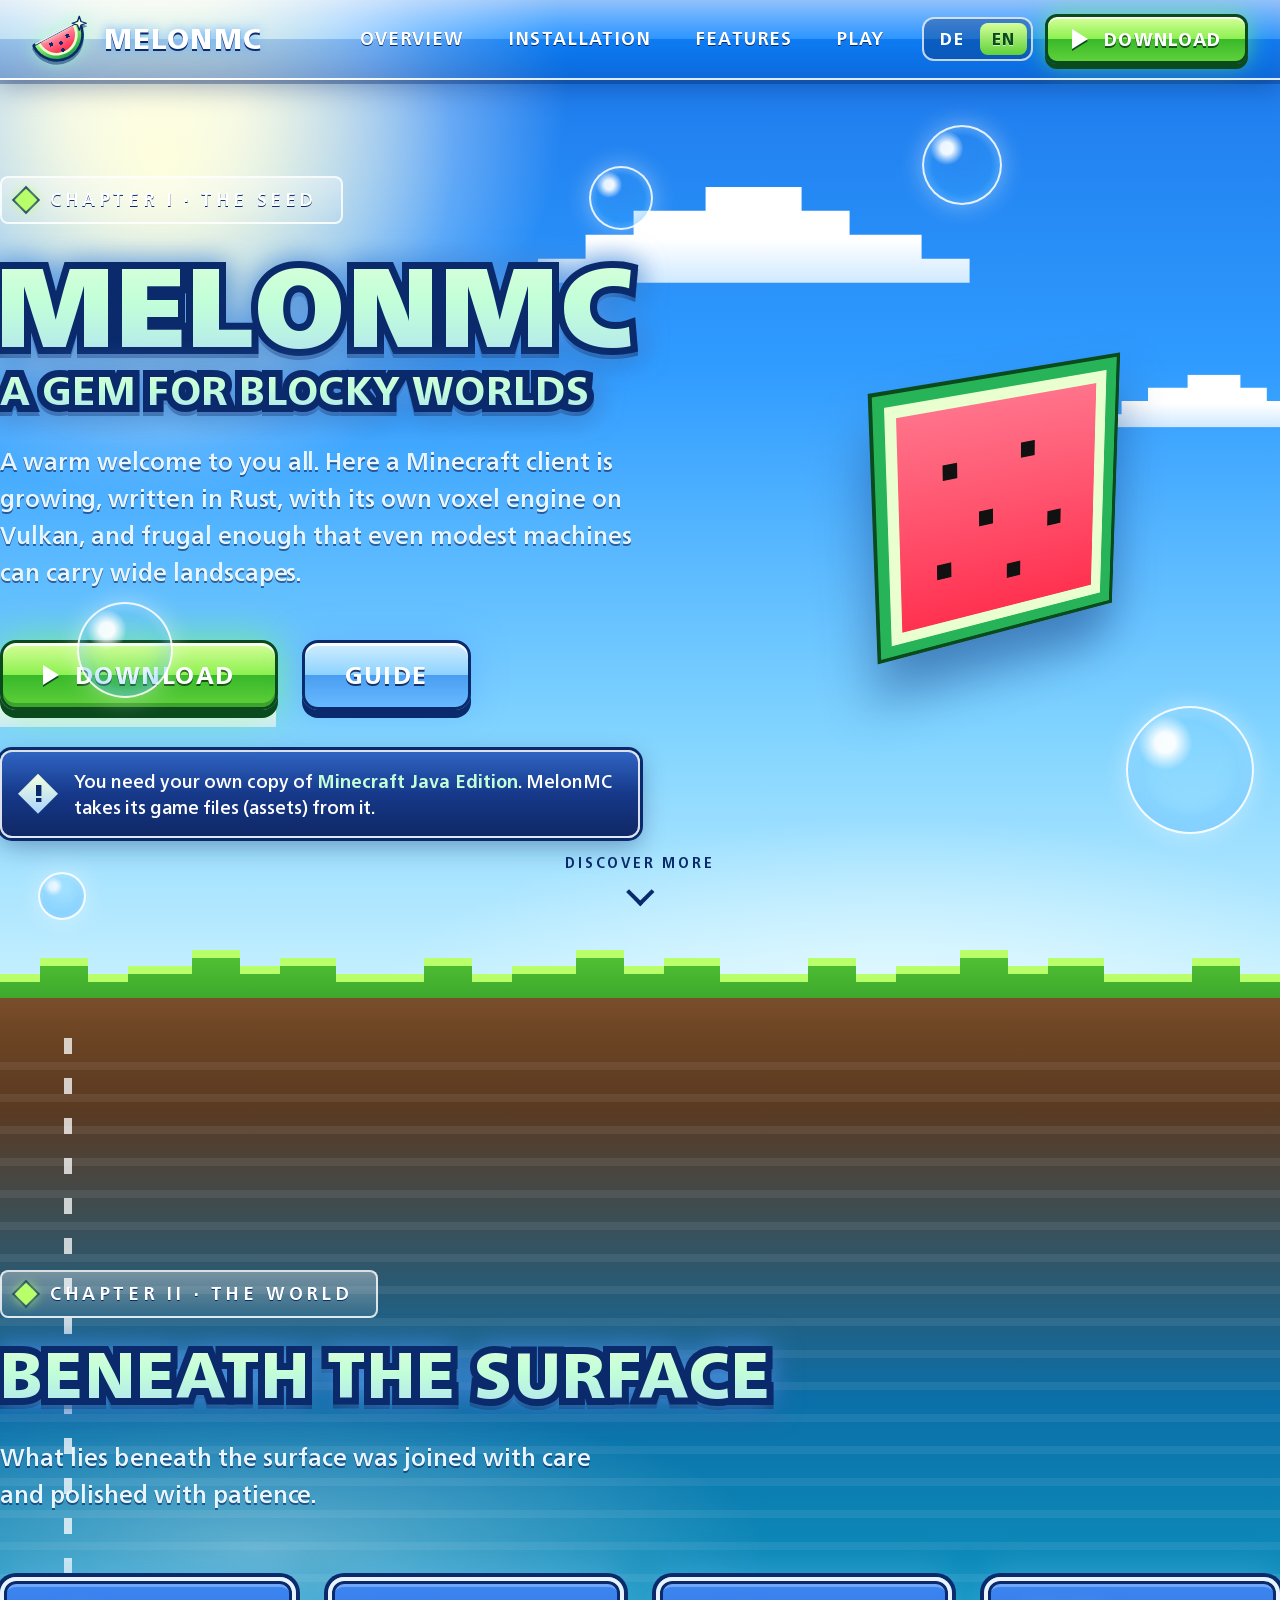
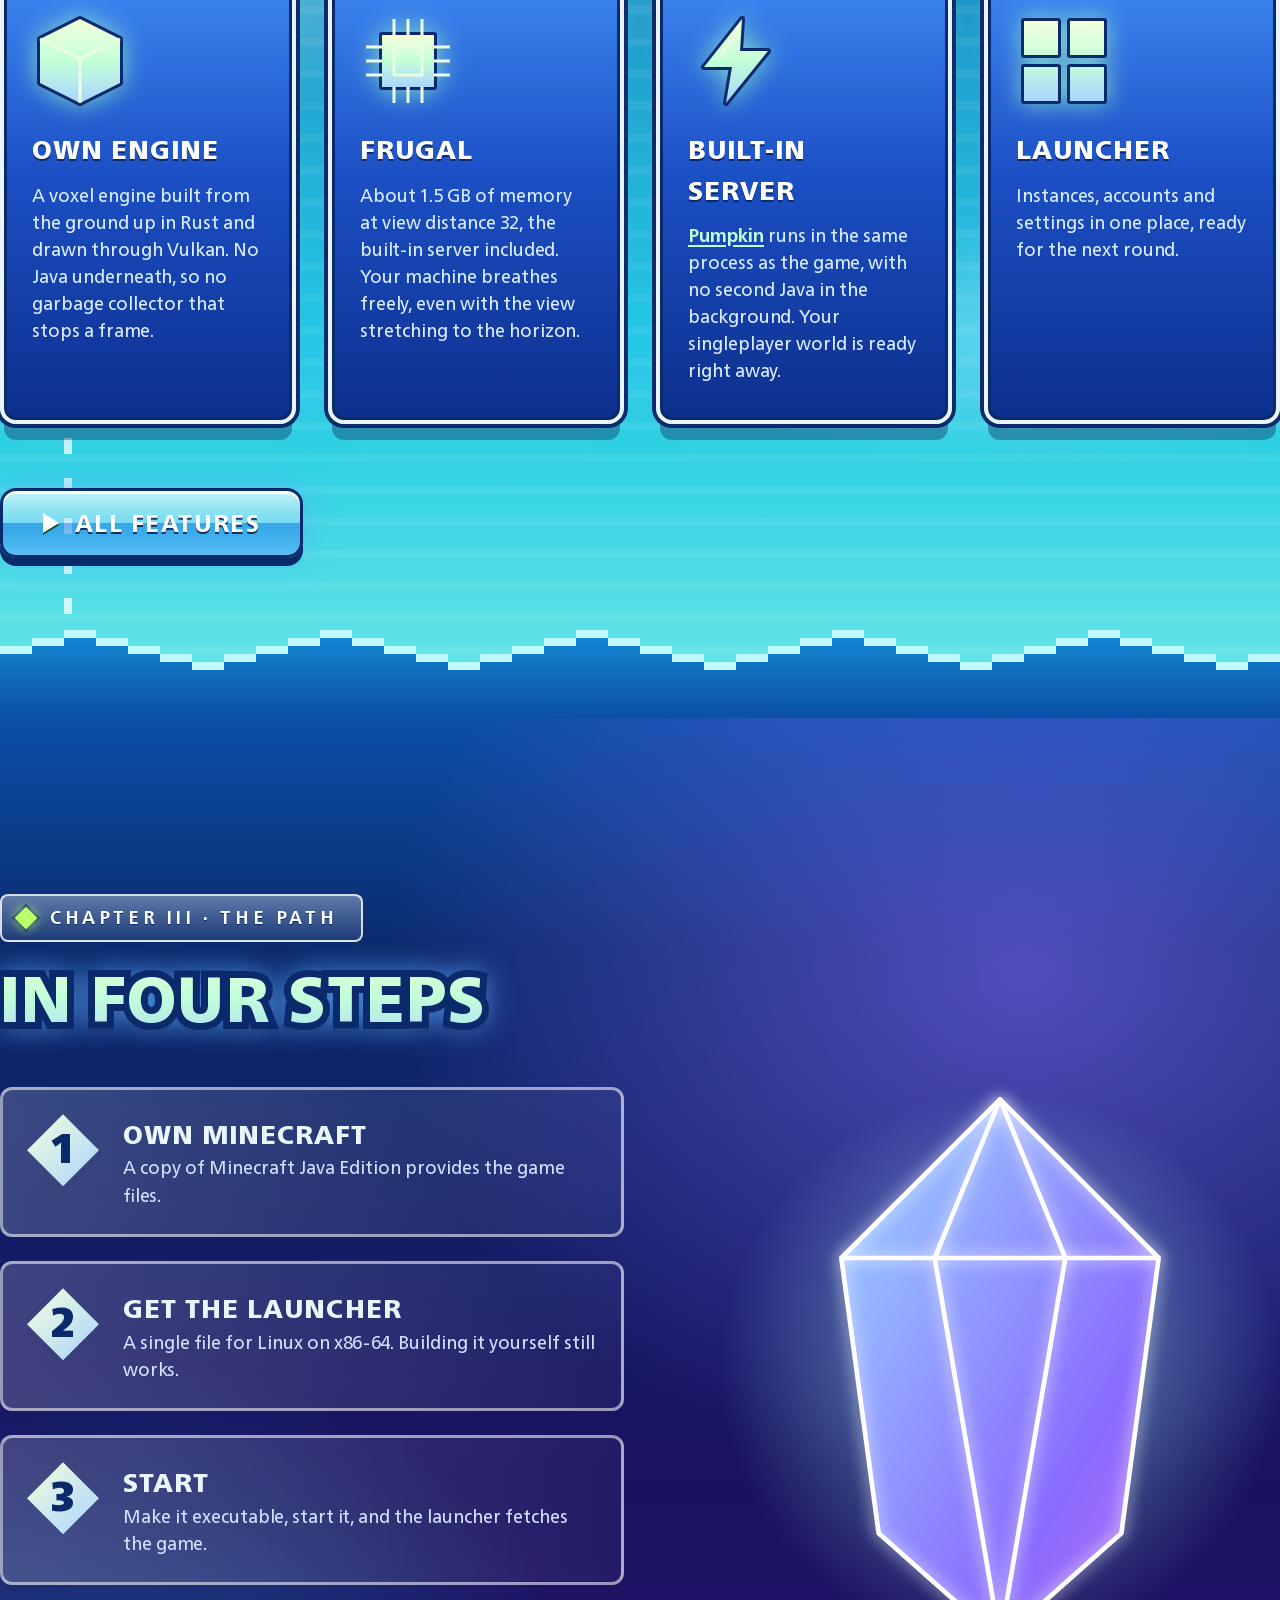
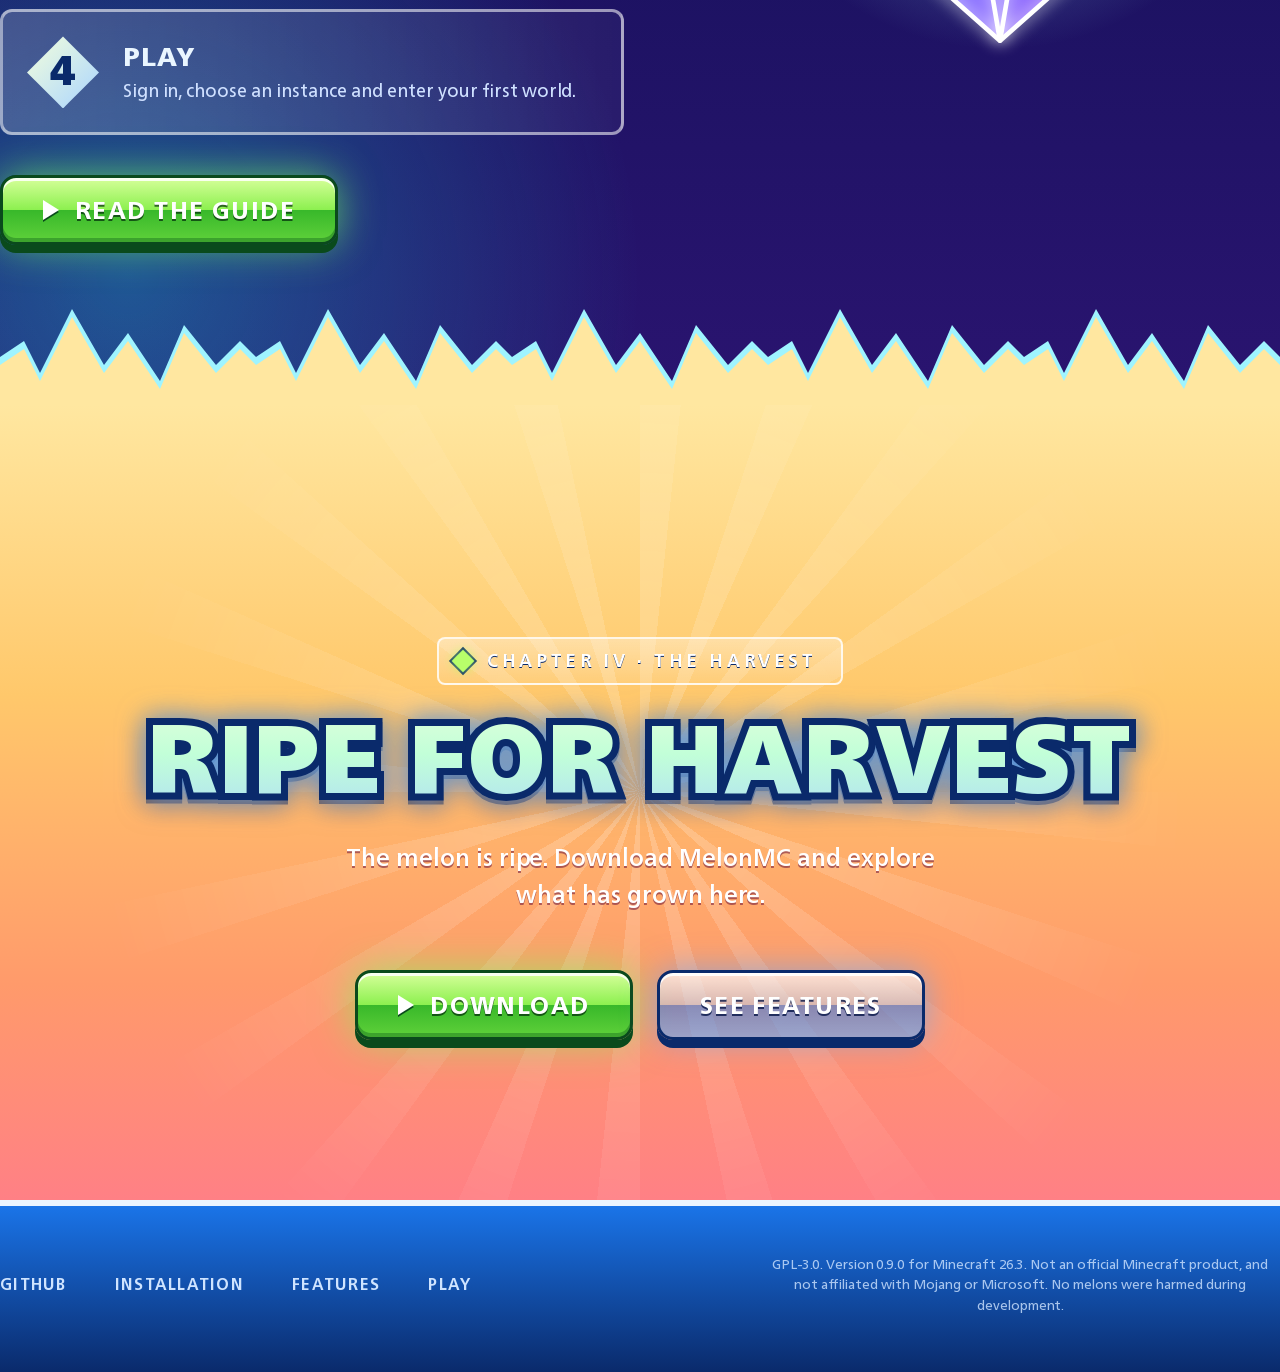
<file: index.html>
<!DOCTYPE html>
<html lang="de">
<head>
<meta charset="utf-8"/>
<meta content="width=device-width, initial-scale=1.0" name="viewport"/>
<title data-i18n="index.melonmc-a-gem-for"></title>
<meta content="" data-i18n-content="index.melonmc-a-minecraft-client" name="description"/>
<link href="logo.svg" rel="icon" type="image/svg+xml"/>
<link href="style.css" rel="stylesheet"/>
<link href="melon-cube.css" rel="stylesheet"/>
<script defer src="site.js"></script>
<script defer src="text/de.js"></script>
<script defer src="text/en.js"></script>
<script defer src="i18n.js"></script>
</head>
<body>
<nav class="nav">
<a class="brand" href="#top"><img alt="" src="logo.svg"/><span data-i18n="common.melonmc"></span></a>
<button aria-expanded="false" class="menu" data-i18n-aria="common.menu" type="button"><i></i></button>
<ul><li><a data-i18n="index.overview" href="#welt"></a></li><li><a data-i18n="index.installation" href="install.html"></a></li><li><a data-i18n="common.features" href="features.html"></a></li><li><a data-i18n="common.play" href="play.html"></a></li></ul>
<div aria-label="Language" class="lang" role="group"></div>
<a class="btn sm" href="install.html"><span class="tri"></span><span data-i18n="common.download"></span></a>
</nav>
<header class="chapter sky" id="top">
<div class="flare"></div>
<div class="cloud c1"></div><div class="cloud c2"></div><div class="cloud c3"></div>
<div class="bub" style="left:6%;top:58%;width:96px;height:96px"></div>
<div class="bub" style="left:46%;top:16%;width:64px;height:64px"></div>
<div class="bub" style="left:88%;top:68%;width:128px;height:128px"></div>
<div class="bub" style="left:3%;top:84%;width:48px;height:48px"></div>
<div class="bub" style="left:72%;top:12%;width:80px;height:80px"></div>
<div class="wrap">
<div>
<span class="tag"><b></b><span data-i18n="index.chapter-i-the-seed"></span></span>
<h1 class="fx xl" data-t="MelonMC"><span data-i18n="common.melonmc"></span></h1>
<h2 class="fx m" data-t="Ein Kleinod für Blockwelten"><span data-i18n="index.a-gem-for-blocky"></span></h2>
<p class="lead" data-i18n="index.a-warm-welcome-to"></p>
<div class="btns">
<a class="btn pulse" href="install.html"><span class="tri"></span><span data-i18n="common.download-2"></span></a>
<a class="btn glass" data-i18n="index.guide" href="install.html"></a>
</div>
<p class="note"><span data-i18n-html="index.you-need-your-own"></span></p>
</div>
<div aria-hidden="true" class="stage">
<div class="cube"><i class="f"></i><i class="b"></i><i class="r"></i><i class="l"></i><i class="t"></i><i class="d"></i></div>
</div>
</div>
<a class="hint" data-i18n="index.discover-more" href="#welt"></a>
</header>
<div class="edge grass"></div>
<svg aria-hidden="true" height="0" style="position:absolute" width="0">
<defs><lineargradient id="hl" x1="0" x2="0" y1="0" y2="1">
<stop offset="0" stop-color="#f4ffdc"></stop><stop offset=".5" stop-color="#c2ffd8"></stop><stop offset="1" stop-color="#a9d4ff"></stop>
</lineargradient></defs>
</svg>
<section class="chapter lagoon" id="welt">
<div class="path"></div>
<div class="wrap">
<span class="tag"><b></b><span data-i18n="index.chapter-ii-the-world"></span></span>
<h2 class="fx l" data-t="Unter der Oberfläche"><span data-i18n="index.beneath-the-surface"></span></h2>
<p class="lead" data-i18n="index.what-lies-beneath-the"></p>
<div class="grid4">
<article class="win">
<svg viewbox="0 0 96 96"><path d="M48 6L88 26V70L48 90L8 70V26Z"></path><path class="ln" d="M8 26L48 46L88 26M48 46V90"></path></svg>
<h3 data-i18n="index.own-engine"></h3><p data-i18n="index.a-voxel-engine-built"></p>
</article>
<article class="win">
<svg viewbox="0 0 96 96"><path d="M22 22H74V74H22Z"></path><path class="ln" d="M34 6V22M48 6V22M62 6V22M34 74V90M48 74V90M62 74V90M6 34H22M6 48H22M6 62H22M74 34H90M74 48H90M74 62H90M34 34H62V62H34Z"></path></svg>
<h3 data-i18n="common.frugal"></h3><p data-i18n="index.light-on-memory-so"></p>
</article>
<article class="win">
<svg viewbox="0 0 96 96"><path d="M54 6L16 54H44L38 90L80 38H52Z"></path><path class="ln" d="M50 18L30 46"></path></svg>
<h3 data-i18n="index.built-in-server"></h3><p data-i18n-html="index.pumpkin-runs-in-the"></p>
</article>
<article class="win">
<svg viewbox="0 0 96 96"><path d="M8 8H42V42H8ZM54 8H88V42H54ZM8 54H42V88H8ZM54 54H88V88H54Z"></path><path class="ln" d="M14 14H36M60 14H82"></path></svg>
<h3 data-i18n="common.launcher"></h3><p data-i18n="index.instances-accounts-and-settings"></p>
</article>
</div>
<div class="btns" style="margin-top:64px"><a class="btn glass" href="features.html"><span class="tri"></span><span data-i18n="index.all-features"></span></a></div>
</div>
</section>
<div class="edge wave"></div>
<section class="chapter cave" id="weg">
<div class="wrap">
<div>
<span class="tag"><b></b><span data-i18n="index.chapter-iii-the-path"></span></span>
<h2 class="fx l" data-t="In vier Schritten"><span data-i18n="index.in-four-steps"></span></h2>
<ol class="quest" style="margin-top:56px">
<li><div class="n">1</div><div><h3 data-i18n="index.own-minecraft"></h3><p data-i18n="index.a-copy-of-minecraft"></p></div></li>
<li><div class="n">2</div><div><h3 data-i18n="index.step-launcher"></h3><p data-i18n="index.step-launcher-text"></p></div></li>
<li><div class="n">3</div><div><h3 data-i18n="index.step-start"></h3><p data-i18n="index.step-start-text"></p></div></li>
<li><div class="n">4</div><div><h3 data-i18n="common.play"></h3><p data-i18n="index.sign-in-choose-an"></p></div></li>
</ol>
<div class="btns" style="margin-top:40px"><a class="btn pulse" href="install.html"><span class="tri"></span><span data-i18n="index.read-the-guide"></span></a></div>
</div>
<div aria-hidden="true" class="gem">
<i></i>
<svg viewbox="0 0 160 240"><path d="M80 4L148 72L132 190L80 236L28 190L12 72Z"></path><path d="M12 72H148M80 4L52 72L80 236L108 72Z"></path></svg>
</div>
</div>
</section>
<div class="edge crystal"></div>
<section class="chapter dawn" id="start">
<div class="wrap">
<span class="tag"><b></b><span data-i18n="index.chapter-iv-the-harvest"></span></span>
<h2 class="fx xl harvest" data-t="Zur Ernte bereit"><span data-i18n="index.ripe-for-harvest"></span></h2>
<p class="lead" data-i18n="index.the-melon-is-ripe"></p>
<div class="btns">
<a class="btn pulse" href="install.html"><span class="tri"></span><span data-i18n="common.download-2"></span></a>
<a class="btn glass" data-i18n="index.see-features" href="features.html"></a>
</div>
</div>
<footer class="foot">
<div class="wrap">
<a data-i18n="index.github" data-site="repo" href="https://github.com/zinedinp/Melon-Client"></a>
<a data-i18n="common.installation" href="install.html"></a>
<a data-i18n="common.features" href="features.html"></a>
<a data-i18n="common.play" href="play.html"></a>
<small data-i18n="index.gpl-3-0-version"></small>
</div>
</footer>
</section>
</body>
</html>
</file>
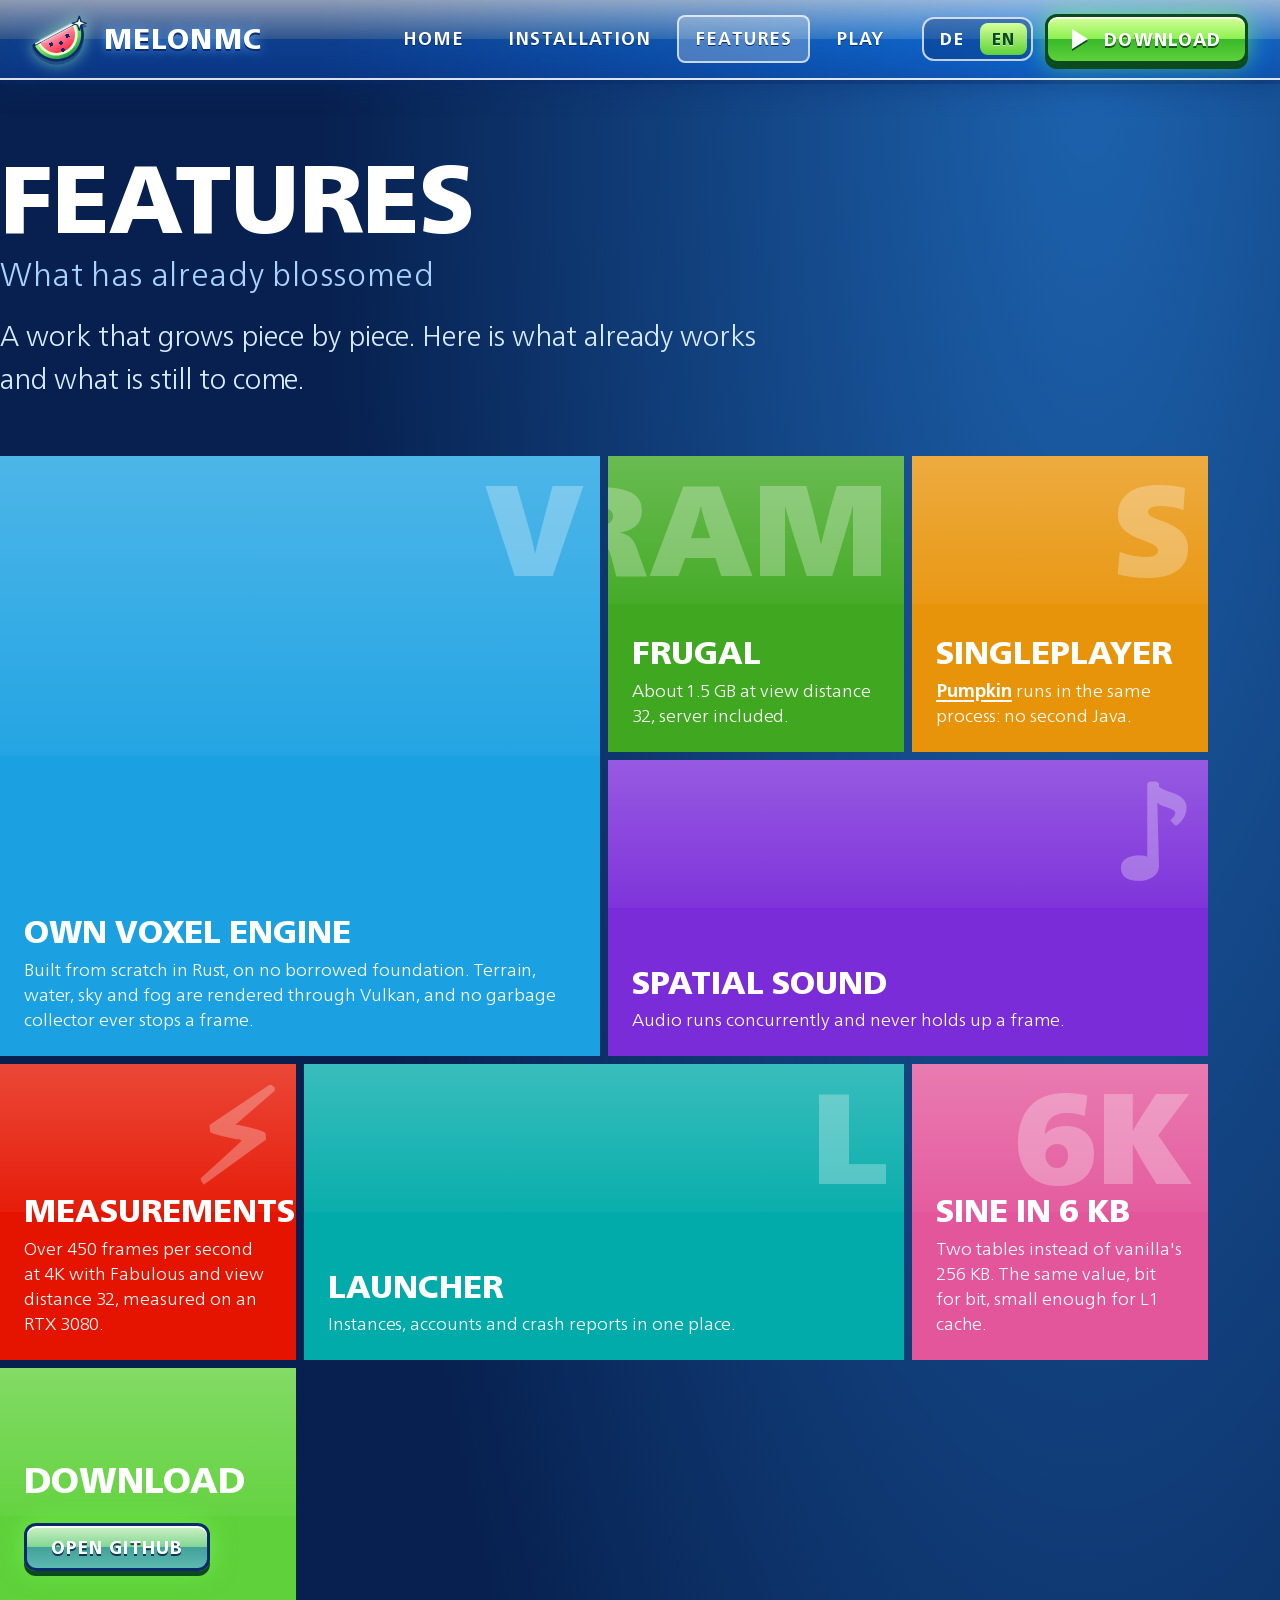
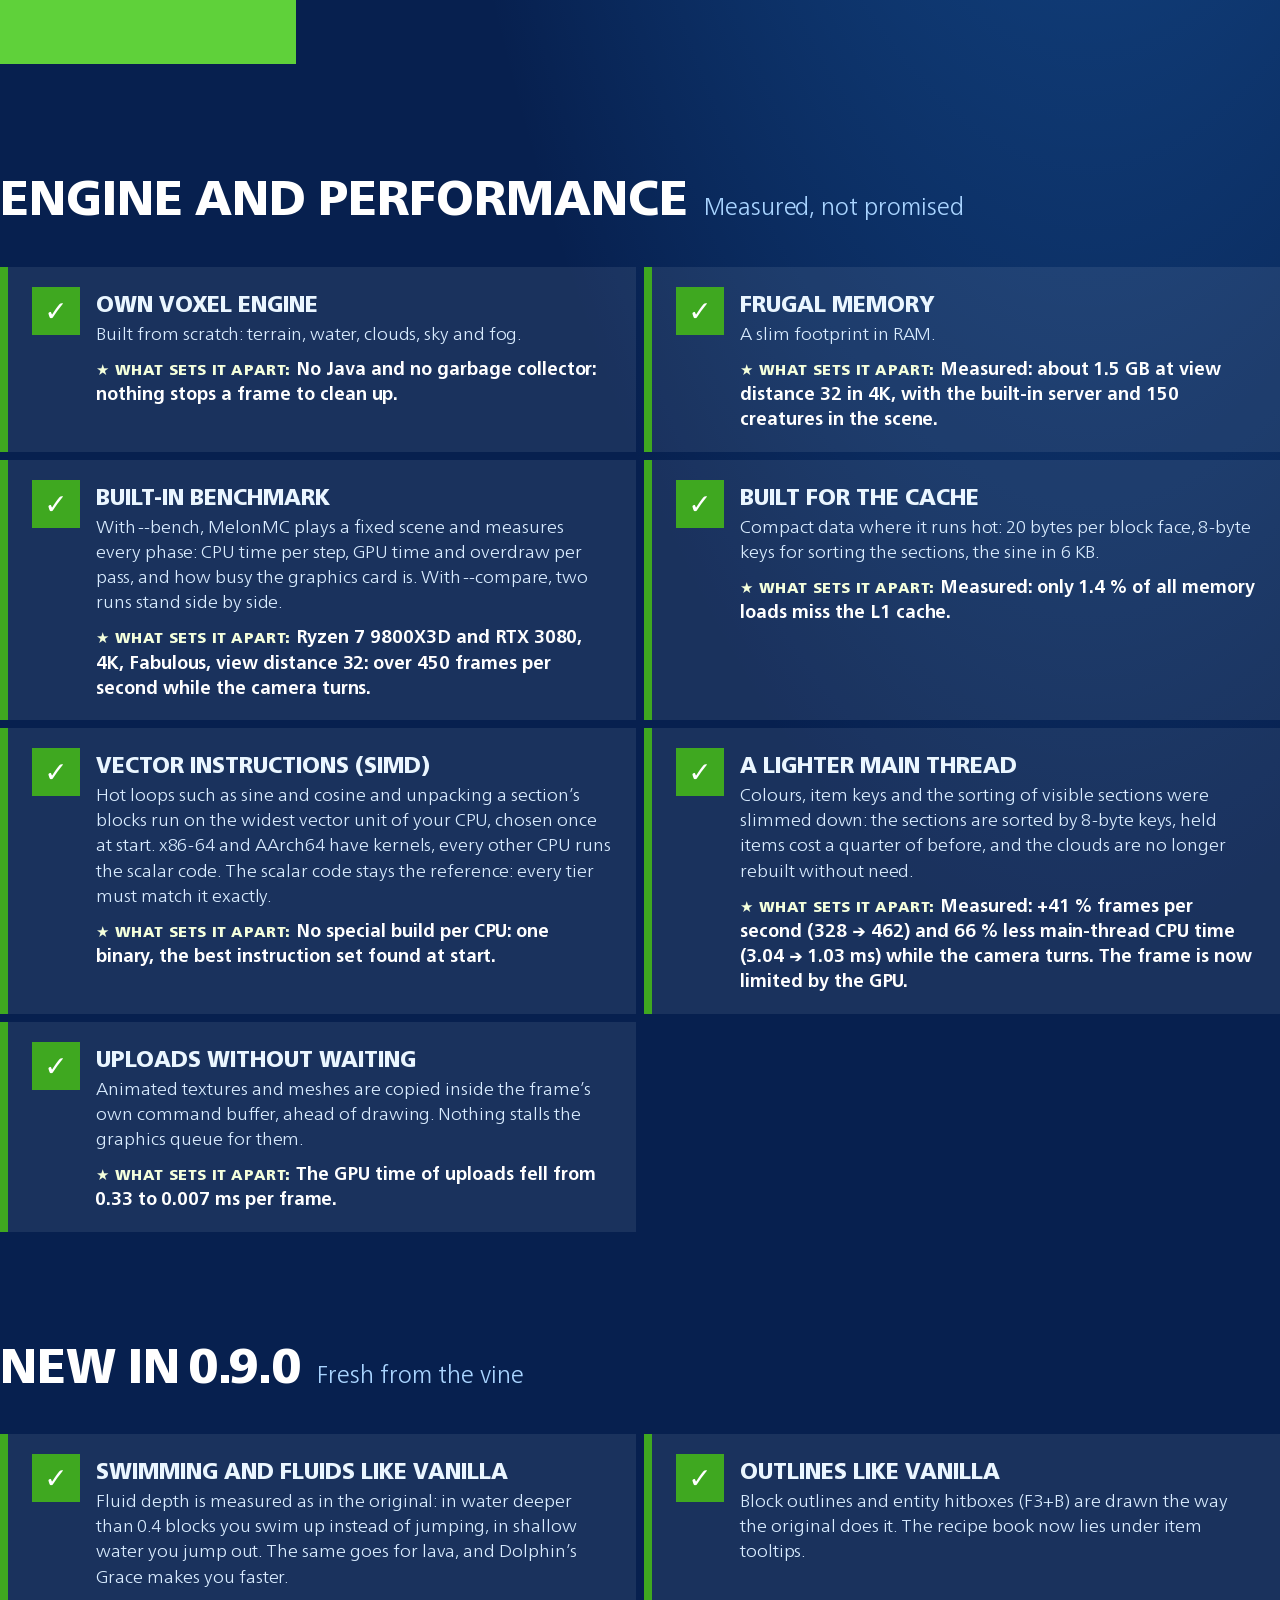
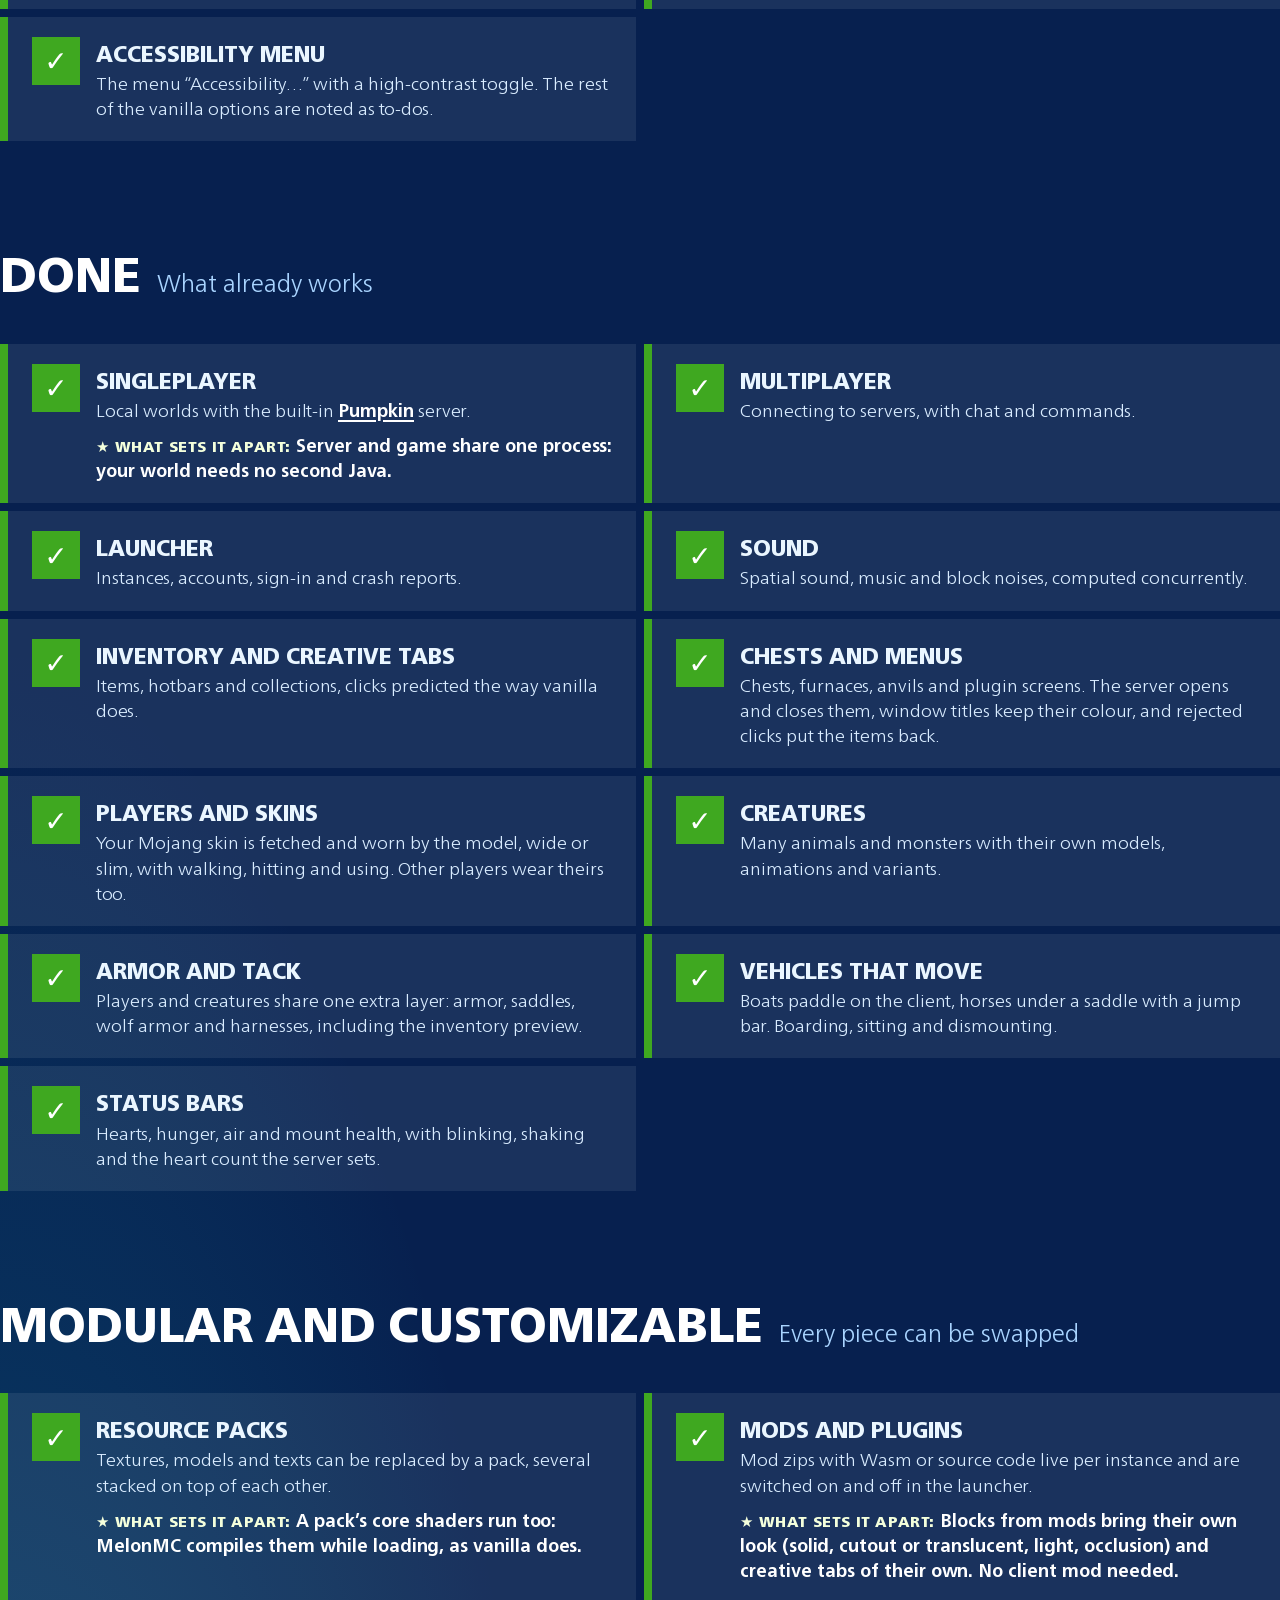
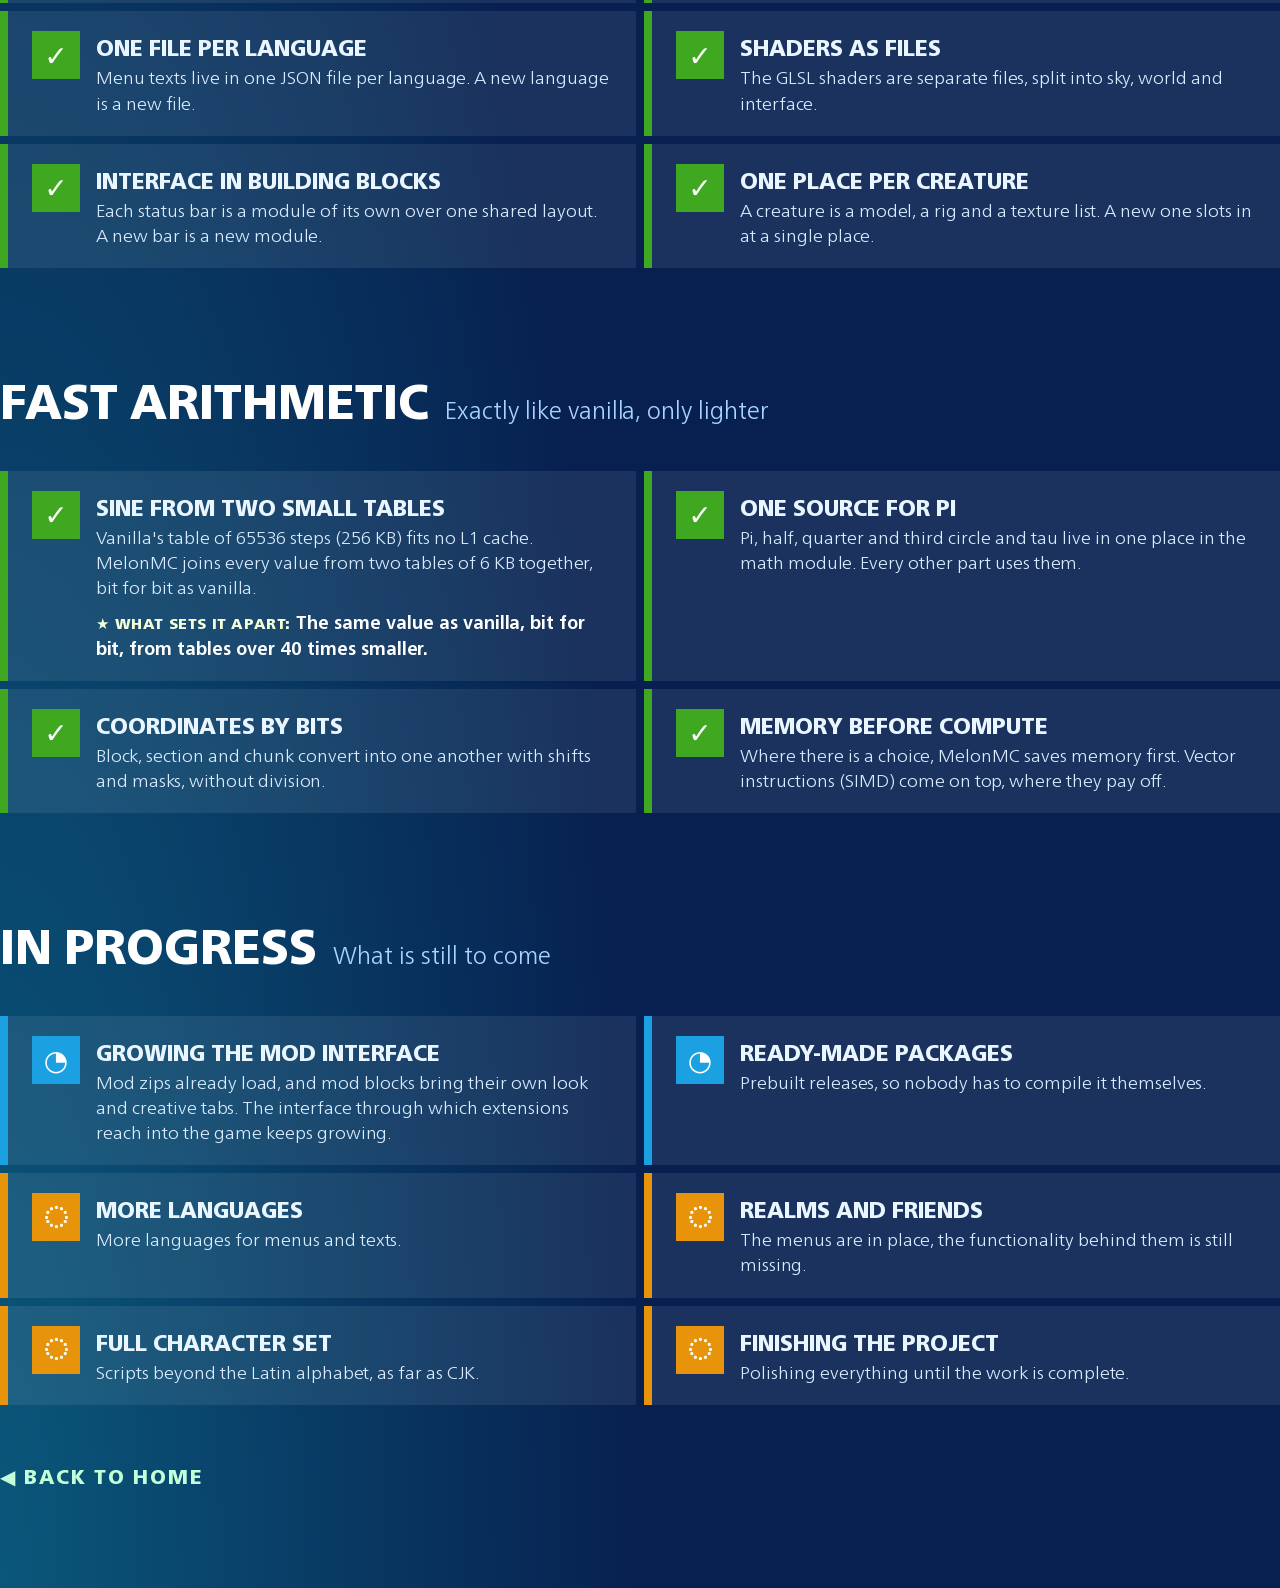
<file: features.html>
<!DOCTYPE html>
<html lang="de">
<head>
<meta charset="utf-8"/>
<meta content="width=device-width, initial-scale=1.0" name="viewport"/>
<title data-i18n="features.features-melonmc"></title>
<meta content="" data-i18n-content="features.a-work-that-grows" name="description"/>
<link href="logo.svg" rel="icon" type="image/svg+xml"/>
<link href="style.css" rel="stylesheet"/>
<script defer src="site.js"></script>
<script defer src="text/de.js"></script>
<script defer src="text/en.js"></script>
<script defer src="i18n.js"></script>
</head>
<body class="metro">
<nav class="nav">
<a class="brand" href="index.html"><img alt="" src="logo.svg"/><span data-i18n="common.melonmc"></span></a>
<button aria-expanded="false" class="menu" data-i18n-aria="common.menu" type="button"><i></i></button>
<ul><li><a data-i18n="common.home" href="index.html"></a></li><li><a data-i18n="common.installation" href="install.html"></a></li><li><a aria-current="page" data-i18n="common.features" href="features.html"></a></li><li><a data-i18n="common.play" href="play.html"></a></li></ul>
<div aria-label="Language" class="lang" role="group"></div>
<a class="btn sm" href="install.html"><span class="tri"></span><span data-i18n="common.download"></span></a>
</nav>
<main>
<h1><span data-i18n="common.features"></span><small data-i18n="features.what-has-already-blossomed"></small></h1>
<p class="sub" data-i18n="features.a-work-that-grows"></p>
<div class="tiles">
<div class="tile w2 h2 t-blue"><span class="g">V</span><h2 data-i18n="features.own-voxel-engine"></h2><p data-i18n="features.built-from-scratch-on"></p></div>
<div class="tile t-green"><span class="g">RAM</span><h2 data-i18n="common.frugal"></h2><p data-i18n="features.light-on-memory"></p></div>
<div class="tile t-amber"><span class="g">S</span><h2 data-i18n="features.singleplayer"></h2><p data-i18n-html="features.with-pumpkin-as-the"></p></div>
<div class="tile w2 t-violet"><span class="g">♪</span><h2 data-i18n="features.spatial-sound"></h2><p data-i18n="features.audio-runs-concurrently-and"></p></div>
<div class="tile t-red"><span class="g">⚡</span><h2 data-i18n="features.measurements"></h2><p data-i18n="features.benchmarks-keep-an-eye"></p></div>
<div class="tile w2 t-teal"><span class="g">L</span><h2 data-i18n="common.launcher"></h2><p data-i18n="features.instances-accounts-and-crash"></p></div>
<div class="tile t-pink"><span class="g">6K</span><h2 data-i18n="features.tile-sine"></h2><p data-i18n="features.tile-sine-text"></p></div>
<a class="tile cta" data-site="repo" href="https://github.com/zinedinp/Melon-Client"><h2 data-i18n="common.download"></h2><span class="btn glass sm" data-i18n="features.open-github"></span></a>
</div>
<h2 class="sec" id="leistung"><span data-i18n="features.sec-engine"></span><small data-i18n="features.sec-engine-sub"></small></h2>
<ul class="list">
<li><div><h3 data-i18n="features.own-voxel-engine-2"></h3><p data-i18n="features.built-from-scratch-terrain"></p><p class="usp"><b data-i18n="features.usp-label"></b> <span data-i18n="features.usp-engine"></span></p></div></li>
<li><div><h3 data-i18n="features.frugal-memory"></h3><p data-i18n="features.a-slim-footprint-in"></p><p class="usp"><b data-i18n="features.usp-label"></b> <span data-i18n="features.usp-memory"></span></p></div></li>
<li><div><h3 data-i18n="features.bench-title"></h3><p data-i18n="features.bench-text"></p><p class="usp"><b data-i18n="features.usp-label"></b> <span data-i18n="features.usp-bench"></span></p></div></li>
<li><div><h3 data-i18n="features.cache-title"></h3><p data-i18n="features.cache-text"></p><p class="usp"><b data-i18n="features.usp-label"></b> <span data-i18n="features.usp-cache"></span></p></div></li>
<li><div><h3 data-i18n="features.simd-title"></h3><p data-i18n="features.simd-text"></p><p class="usp"><b data-i18n="features.usp-label"></b> <span data-i18n="features.usp-simd"></span></p></div></li>
<li><div><h3 data-i18n="features.cpu-title"></h3><p data-i18n="features.cpu-text"></p><p class="usp"><b data-i18n="features.usp-label"></b> <span data-i18n="features.usp-cpu"></span></p></div></li>
<li><div><h3 data-i18n="features.upload-title"></h3><p data-i18n="features.upload-text"></p><p class="usp"><b data-i18n="features.usp-label"></b> <span data-i18n="features.usp-upload"></span></p></div></li>
</ul>
<h2 class="sec" id="neu"><span data-i18n="features.sec-new"></span><small data-i18n="features.sec-new-sub"></small></h2>
<ul class="list">
<li><div><h3 data-i18n="features.fluids-title"></h3><p data-i18n="features.fluids-text"></p></div></li>
<li><div><h3 data-i18n="features.outlines-title"></h3><p data-i18n="features.outlines-text"></p></div></li>
<li><div><h3 data-i18n="features.access-title"></h3><p data-i18n="features.access-text"></p></div></li>
</ul>
<h2 class="sec" id="gewachsen"><span data-i18n="features.done"></span><small data-i18n="features.what-already-works"></small></h2>
<ul class="list">
<li><div><h3 data-i18n="features.singleplayer"></h3><p data-i18n-html="features.local-worlds-with-the"></p><p class="usp"><b data-i18n="features.usp-label"></b> <span data-i18n="features.usp-singleplayer"></span></p></div></li>
<li><div><h3 data-i18n="features.multiplayer"></h3><p data-i18n="features.connecting-to-servers-with"></p></div></li>
<li><div><h3 data-i18n="common.launcher"></h3><p data-i18n="features.instances-accounts-sign-in"></p></div></li>
<li><div><h3 data-i18n="features.sound"></h3><p data-i18n="features.spatial-sound-music-and"></p></div></li>
<li><div><h3 data-i18n="features.inventory-and-creative-tabs"></h3><p data-i18n="features.items-hotbars-and-collections"></p></div></li>
<li><div><h3 data-i18n="features.chests-and-menus"></h3><p data-i18n="features.chests-and-menus-text"></p></div></li>
<li><div><h3 data-i18n="features.players-and-skins"></h3><p data-i18n="features.models-animation-hitting-and"></p></div></li>
<li><div><h3 data-i18n="features.creatures"></h3><p data-i18n="features.creatures-text"></p></div></li>
<li><div><h3 data-i18n="features.armor-and-gear"></h3><p data-i18n="features.armor-and-gear-text"></p></div></li>
<li><div><h3 data-i18n="features.driving-vehicles"></h3><p data-i18n="features.driving-vehicles-text"></p></div></li>
<li><div><h3 data-i18n="features.status-bars"></h3><p data-i18n="features.status-bars-text"></p></div></li>
</ul>
<h2 class="sec" id="baukasten"><span data-i18n="features.sec-modular"></span><small data-i18n="features.sec-modular-sub"></small></h2>
<ul class="list">
<li><div><h3 data-i18n="features.mod-resource-packs"></h3><p data-i18n="features.mod-resource-packs-text"></p><p class="usp"><b data-i18n="features.usp-label"></b> <span data-i18n="features.usp-resource-packs"></span></p></div></li>
<li><div><h3 data-i18n="features.mod-mods-plugins"></h3><p data-i18n="features.mod-mods-plugins-text"></p><p class="usp"><b data-i18n="features.usp-label"></b> <span data-i18n="features.usp-mods"></span></p></div></li>
<li><div><h3 data-i18n="features.mod-language-files"></h3><p data-i18n="features.mod-language-files-text"></p></div></li>
<li><div><h3 data-i18n="features.mod-shader-files"></h3><p data-i18n="features.mod-shader-files-text"></p></div></li>
<li><div><h3 data-i18n="features.mod-hud-modules"></h3><p data-i18n="features.mod-hud-modules-text"></p></div></li>
<li><div><h3 data-i18n="features.mod-creature-table"></h3><p data-i18n="features.mod-creature-table-text"></p></div></li>
</ul>
<h2 class="sec" id="rechnen"><span data-i18n="features.sec-math"></span><small data-i18n="features.sec-math-sub"></small></h2>
<ul class="list">
<li><div><h3 data-i18n="features.math-sine-tables"></h3><p data-i18n="features.math-sine-tables-text"></p><p class="usp"><b data-i18n="features.usp-label"></b> <span data-i18n="features.usp-sine"></span></p></div></li>
<li><div><h3 data-i18n="features.math-one-pi"></h3><p data-i18n="features.math-one-pi-text"></p></div></li>
<li><div><h3 data-i18n="features.math-bit-coordinates"></h3><p data-i18n="features.math-bit-coordinates-text"></p></div></li>
<li><div><h3 data-i18n="features.math-ram-first"></h3><p data-i18n="features.math-ram-first-text"></p></div></li>
</ul>
<h2 class="sec" id="horizont"><span data-i18n="features.in-progress"></span><small data-i18n="features.what-is-still-to"></small></h2>
<ul class="list todo">
<li class="soon"><div><h3 data-i18n="features.mod-support"></h3><p data-i18n="features.an-interface-through-which"></p></div></li>
<li class="soon"><div><h3 data-i18n="features.ready-made-packages"></h3><p data-i18n="features.prebuilt-releases-so-nobody"></p></div></li>
<li><div><h3 data-i18n="features.more-languages"></h3><p data-i18n="features.more-languages-for-menus"></p></div></li>
<li><div><h3 data-i18n="features.realms-and-friends"></h3><p data-i18n="features.the-menus-are-in"></p></div></li>
<li><div><h3 data-i18n="features.full-character-set"></h3><p data-i18n="features.scripts-beyond-the-latin"></p></div></li>
<li><div><h3 data-i18n="features.finishing-the-project"></h3><p data-i18n="features.polishing-everything-until-the"></p></div></li>
</ul>
<a class="back" data-i18n="common.back-to-home" href="index.html"></a>
</main>
</body>
</html>
</file>
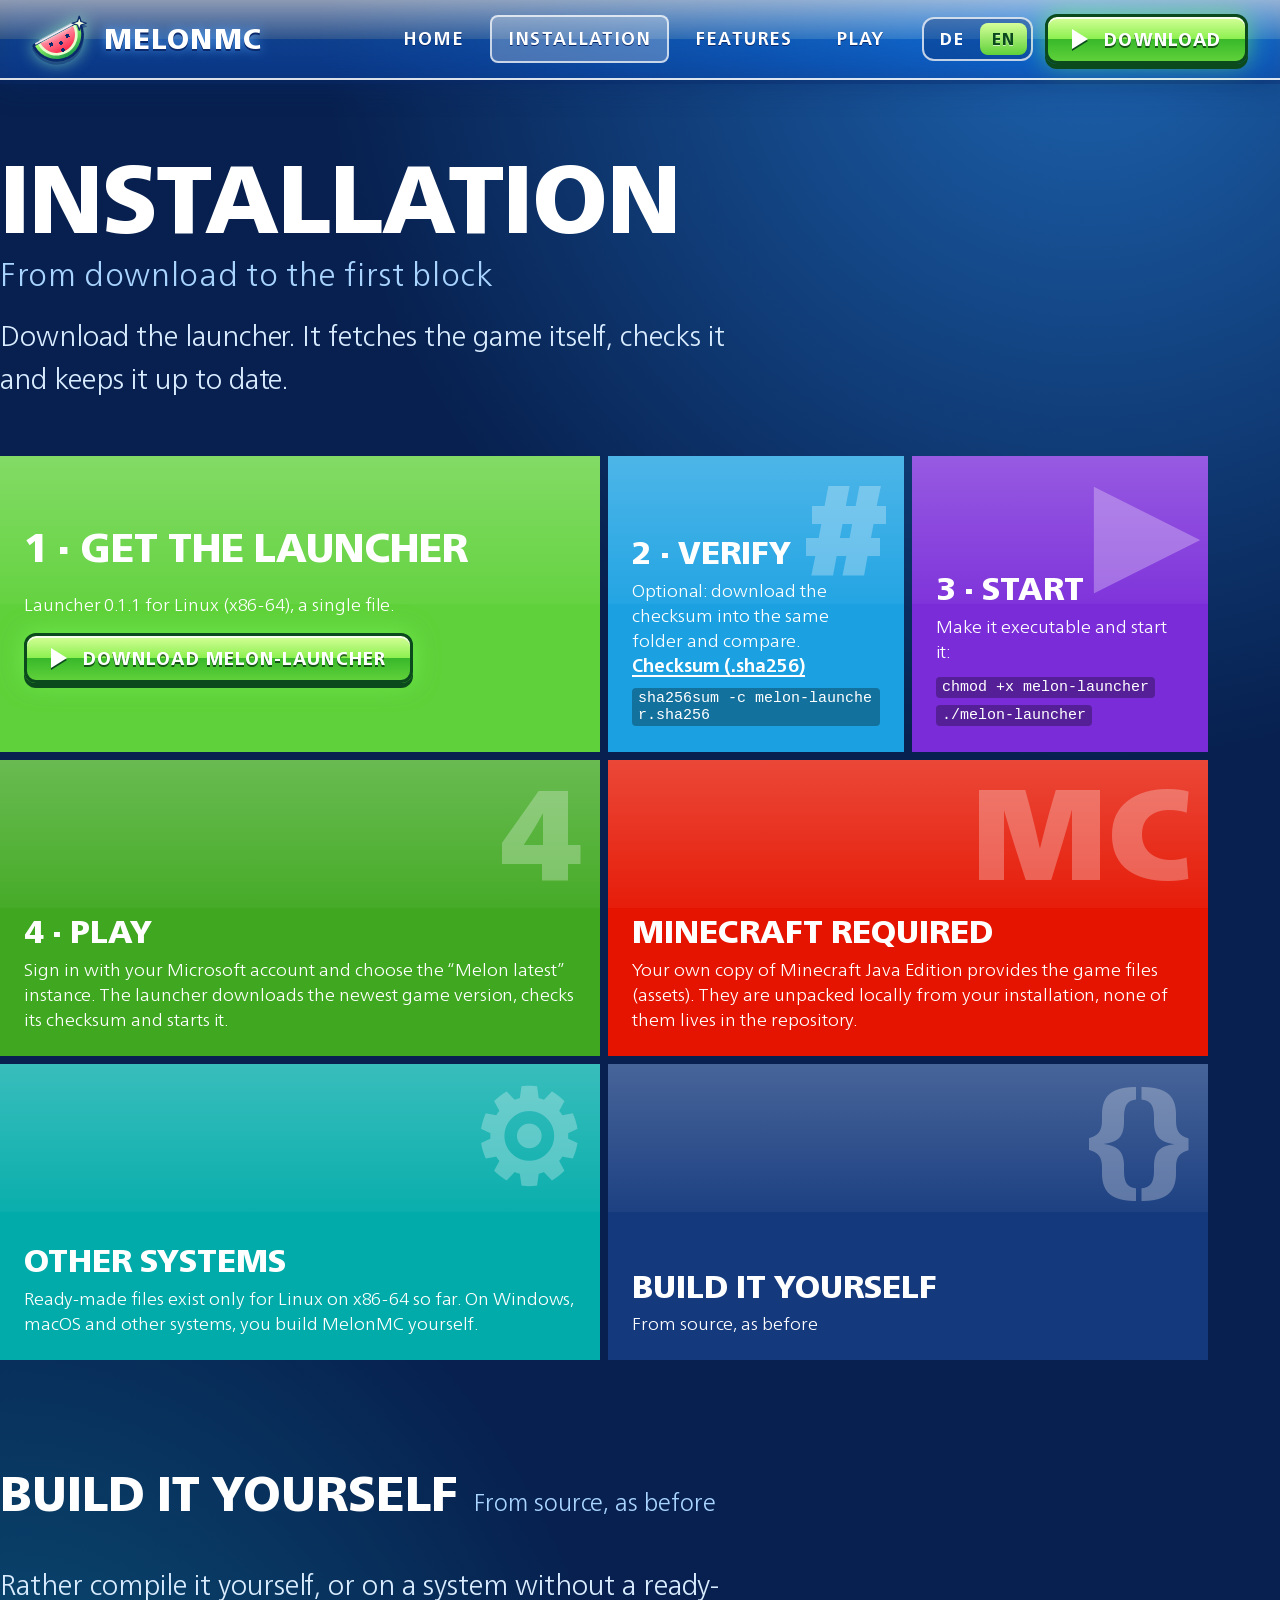
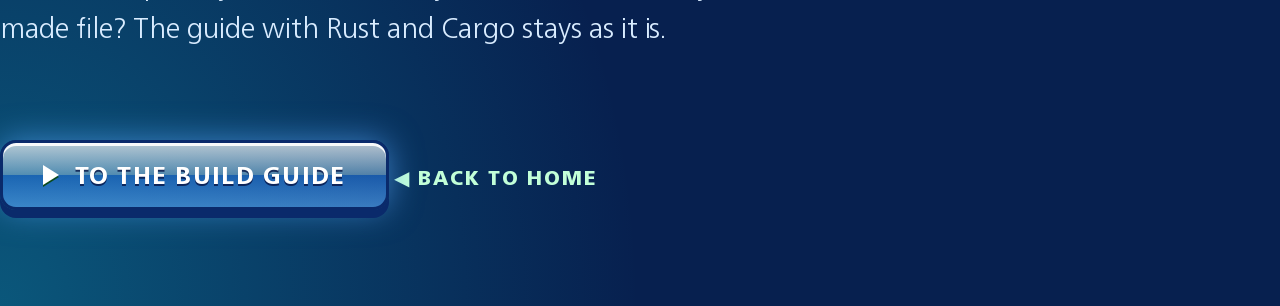
<file: install.html>
<!DOCTYPE html>
<html lang="de">
<head>
<meta charset="utf-8"/>
<meta content="width=device-width, initial-scale=1.0" name="viewport"/>
<title data-i18n="install.title"></title>
<meta content="" data-i18n-content="install.desc" name="description"/>
<link href="logo.svg" rel="icon" type="image/svg+xml"/>
<link href="style.css" rel="stylesheet"/>
<script defer src="site.js"></script>
<script defer src="text/de.js"></script>
<script defer src="text/en.js"></script>
<script defer src="i18n.js"></script>
</head>
<body class="metro">
<nav class="nav">
<a class="brand" href="index.html"><img alt="" src="logo.svg"/><span data-i18n="common.melonmc"></span></a>
<button aria-expanded="false" class="menu" data-i18n-aria="common.menu" type="button"><i></i></button>
<ul><li><a data-i18n="common.home" href="index.html"></a></li><li><a aria-current="page" data-i18n="common.installation" href="install.html"></a></li><li><a data-i18n="common.features" href="features.html"></a></li><li><a data-i18n="common.play" href="play.html"></a></li></ul>
<div aria-label="Language" class="lang" role="group"></div>
<a class="btn sm" href="install.html"><span class="tri"></span><span data-i18n="common.download"></span></a>
</nav>
<main>
<h1><span data-i18n="common.installation"></span><small data-i18n="install.from-download"></small></h1>
<p class="sub" data-i18n="install.sub"></p>
<div class="tiles">
<a class="tile cta w2" data-site="launcherUrl" download="melon-launcher" href="https://elbengeist.moe/melonmc/cdn/launcher/0.1.1/linux-x86-64/melon-launcher"><h2 data-i18n="install.dl-title"></h2><p data-i18n="install.dl-text"></p><span class="btn sm"><span class="tri"></span><span data-i18n="install.dl-button"></span></span></a>
<div class="tile t-blue"><span class="g">#</span><h2 data-i18n="install.check-title"></h2><p><span data-i18n="install.check-text"></span> <a data-i18n="install.check-link" data-site="launcherSha" href="https://elbengeist.moe/melonmc/cdn/launcher/0.1.1/linux-x86-64/melon-launcher.sha256"></a></p><p><code>sha256sum -c melon-launcher.sha256</code></p></div>
<div class="tile t-violet"><span class="g">▶</span><h2 data-i18n="install.start-title"></h2><p data-i18n="install.start-text"></p><p><code>chmod +x melon-launcher</code> <code>./melon-launcher</code></p></div>
<div class="tile w2 t-green"><span class="g">4</span><h2 data-i18n="install.play-title"></h2><p data-i18n="install.play-text"></p></div>
<div class="tile w2 t-red"><span class="g">MC</span><h2 data-i18n="play.minecraft-required"></h2><p data-i18n="play.your-own-copy-of"></p></div>
<div class="tile w2 t-teal"><span class="g">⚙</span><h2 data-i18n="install.platform-title"></h2><p data-i18n="install.platform-text"></p></div>
<a class="tile w2 t-navy" href="play.html"><span class="g">{}</span><h2 data-i18n="install.build-sec"></h2><p data-i18n="install.build-sub"></p></a>
</div>
<h2 class="sec" id="selbst-bauen"><span data-i18n="install.build-sec"></span><small data-i18n="install.build-sub"></small></h2>
<p class="sub" data-i18n="install.build-text"></p>
<a class="btn glass" href="play.html"><span class="tri"></span><span data-i18n="install.build-button"></span></a>
<a class="back" data-i18n="common.back-to-home" href="index.html"></a>
</main>
</body>
</html>
</file>
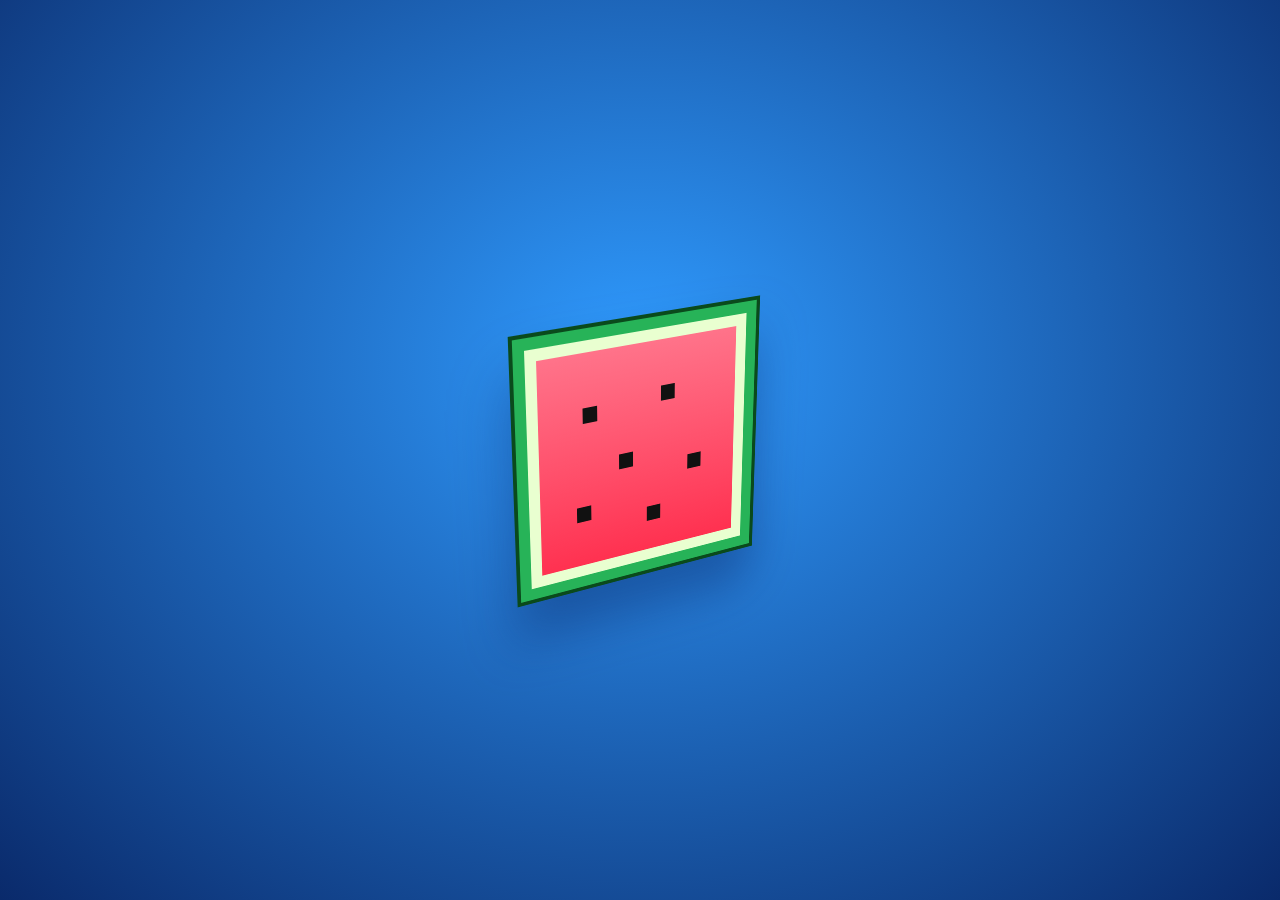
<file: melon-cube.html>
<!DOCTYPE html>
<html lang="de">
<head>
<meta charset="UTF-8">
<meta name="viewport" content="width=device-width, initial-scale=1.0">
<title>MelonMC Würfel</title>
<link rel="icon" href="logo.svg" type="image/svg+xml">
<link rel="stylesheet" href="melon-cube.css">
<style>
  /* Nur zum Einzelansehen: Hintergrund und Mitte. Der Würfel selbst steht in melon-cube.css. */
  html,body{height:100%;margin:0}
  body{display:grid;place-items:center;background:radial-gradient(ellipse at 50% 40%,#2f9bff,#0a2a6b)}
  .stage{width:560px;max-width:100vw}
</style>
</head>
<body>
<!-- Das Logo: ein drehender Melonenwürfel. In eine Seite einbauen mit
     <link rel="stylesheet" href="melon-cube.css"> und diesem Block. -->
<div class="stage" aria-hidden="true">
  <div class="cube"><i class="f"></i><i class="b"></i><i class="r"></i><i class="l"></i><i class="t"></i><i class="d"></i></div>
</div>
</body>
</html>
</file>
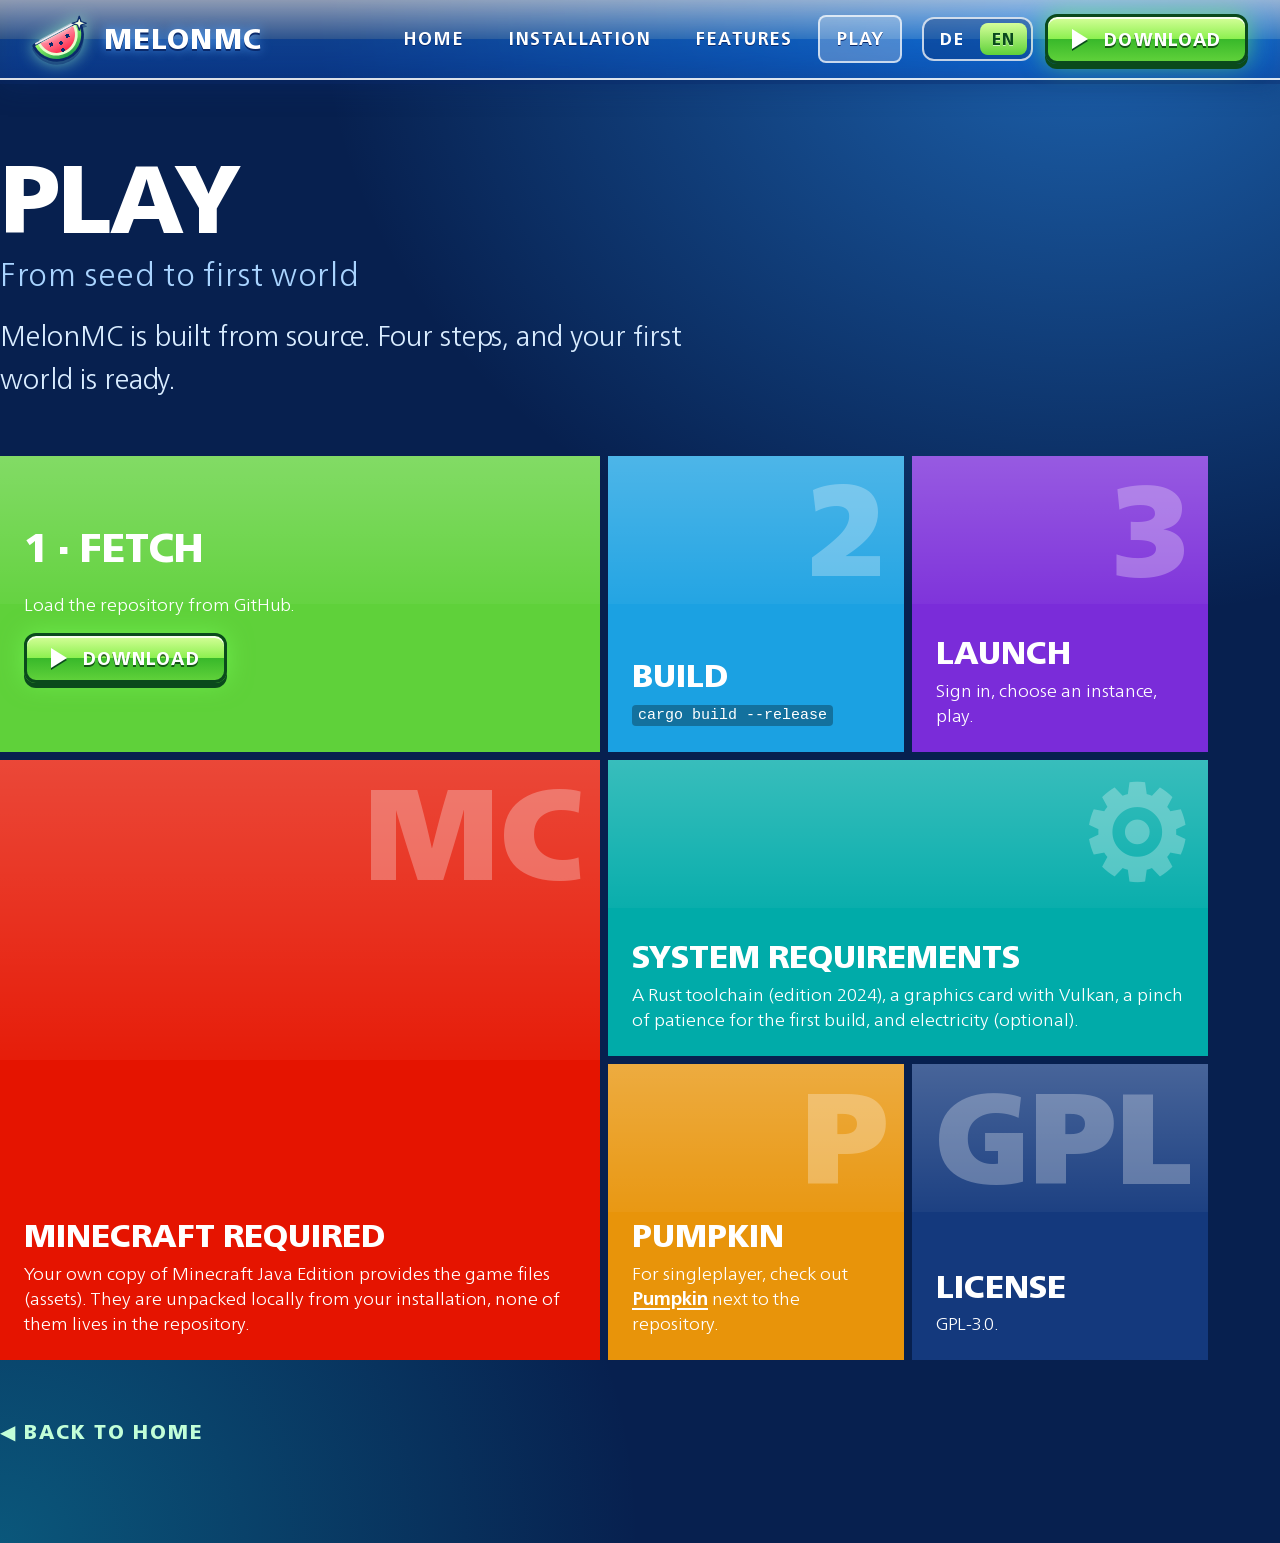
<file: play.html>
<!DOCTYPE html>
<html lang="de">
<head>
<meta charset="utf-8"/>
<meta content="width=device-width, initial-scale=1.0" name="viewport"/>
<title data-i18n="play.play-melonmc"></title>
<meta content="" data-i18n-content="play.melonmc-is-built-from" name="description"/>
<link href="logo.svg" rel="icon" type="image/svg+xml"/>
<link href="style.css" rel="stylesheet"/>
<script defer src="site.js"></script>
<script defer src="text/de.js"></script>
<script defer src="text/en.js"></script>
<script defer src="i18n.js"></script>
</head>
<body class="metro">
<nav class="nav">
<a class="brand" href="index.html"><img alt="" src="logo.svg"/><span data-i18n="common.melonmc"></span></a>
<button aria-expanded="false" class="menu" data-i18n-aria="common.menu" type="button"><i></i></button>
<ul><li><a data-i18n="common.home" href="index.html"></a></li><li><a data-i18n="common.installation" href="install.html"></a></li><li><a data-i18n="common.features" href="features.html"></a></li><li><a aria-current="page" data-i18n="common.play" href="play.html"></a></li></ul>
<div aria-label="Language" class="lang" role="group"></div>
<a class="btn sm" href="install.html"><span class="tri"></span><span data-i18n="common.download"></span></a>
</nav>
<main>
<h1><span data-i18n="common.play"></span><small data-i18n="play.from-seed-to-first"></small></h1>
<p class="sub" data-i18n="play.melonmc-is-built-from"></p>
<div class="tiles">
<a class="tile cta w2" data-site="repo" href="https://github.com/zinedinp/Melon-Client"><h2 data-i18n="play.1-fetch"></h2><p data-i18n="play.load-the-repository-from"></p><span class="btn sm"><span class="tri"></span><span data-i18n="common.download-2"></span></span></a>
<div class="tile t-blue"><span class="g">2</span><h2 data-i18n="common.build"></h2><p><code data-i18n="play.cargo-build-release"></code></p></div>
<div class="tile t-violet"><span class="g">3</span><h2 data-i18n="play.launch"></h2><p data-i18n="play.sign-in-choose-an"></p></div>
<div class="tile w2 h2 t-red"><span class="g">MC</span><h2 data-i18n="play.minecraft-required"></h2><p data-i18n="play.your-own-copy-of"></p></div>
<div class="tile w2 t-teal"><span class="g">⚙</span><h2 data-i18n="play.system-requirements"></h2><p data-i18n="play.a-rust-toolchain-edition"></p></div>
<div class="tile t-amber"><span class="g">P</span><h2 data-i18n="play.pumpkin"></h2><p data-i18n-html="play.for-singleplayer-check-out"></p></div>
<div class="tile t-navy"><span class="g">GPL</span><h2 data-i18n="play.license"></h2><p data-i18n="play.gpl-3-0"></p></div>
</div>
<a class="back" data-i18n="common.back-to-home" href="index.html"></a>
</main>
</body>
</html>
</file>
<file: style.css>
/* MelonMC – Frutiger Aero × Voxel × Crystal. Nur CSS/HTML. Raster: 8px (--u). */

@font-face{font-family:"Neue Frutiger World";src:url(fonts/NeueFrutigerWorld-Light.woff2) format("woff2");font-weight:300;font-display:swap}
@font-face{font-family:"Neue Frutiger World";src:url(fonts/NeueFrutigerWorld-Regular.woff2) format("woff2");font-weight:400;font-display:swap}
@font-face{font-family:"Neue Frutiger World";src:url(fonts/NeueFrutigerWorld-Medium.woff2) format("woff2");font-weight:500;font-display:swap}
@font-face{font-family:"Neue Frutiger World";src:url(fonts/NeueFrutigerWorld-Bold.woff2) format("woff2");font-weight:700;font-display:swap}
@font-face{font-family:"Neue Frutiger World";src:url(fonts/NeueFrutigerWorld-Heavy.woff2) format("woff2");font-weight:800;font-display:swap}
@font-face{font-family:"Neue Frutiger World";src:url(fonts/NeueFrutigerWorld-Black.woff2) format("woff2");font-weight:900;font-display:swap}
@font-face{font-family:"Neue Frutiger World";src:url(fonts/NeueFrutigerWorld-XtraBlk.woff2) format("woff2");font-weight:950;font-display:swap}

:root{
  --u:8px;
  --sky:#2f9bff; --sky-hi:#9fe0ff; --aqua:#12d6e0; --grass:#5fd13a; --grass-hi:#b8ff6a; --grass-d:#2e8b2a;
  --melon:#ff3d5a; --rind:#1e9d4a; --crystal:#8a6bff; --navy:#0a2a6b; --sun:#ffe27a; --dirt:#6b4423;
  --hl1:#f4ffdc; --hl2:#c2ffd8; --hl3:#a9d4ff;
  --font:"Neue Frutiger World","Segoe UI",system-ui,sans-serif;
}
*{box-sizing:border-box}
html{scroll-behavior:smooth;-webkit-font-smoothing:antialiased;text-rendering:optimizeLegibility}
body{margin:0;font:400 20px/1.55 var(--font);color:#eaf6ff;background:#05163a;min-width:1100px;overflow-x:hidden}
a{color:inherit;text-decoration:none}
h1,h2,h3,p,ul,ol{margin:0}
ul,ol{padding:0;list-style:none}

/* ---------- Highlight-Text: hell-gruenlich -> sanftes Blau, Navy-Kontur, Glow ---------- */
.fx{position:relative;display:block;font-weight:900;text-transform:uppercase;line-height:1.02;letter-spacing:.02em;
    filter:drop-shadow(0 0 14px rgba(90,168,255,.75)) drop-shadow(0 4px 0 rgba(5,20,70,.55))}
.fx::before{content:attr(data-t);position:absolute;inset:0;color:var(--navy);-webkit-text-stroke:14px var(--navy);z-index:0;pointer-events:none}
.fx>span{position:relative;z-index:1;color:transparent;background:linear-gradient(180deg,var(--hl1) 0%,var(--hl2) 48%,var(--hl3) 100%);-webkit-background-clip:text;background-clip:text}
.fx.xl{font-size:112px;font-weight:950}
.fx.l{font-size:64px}
.fx.m{font-size:40px;font-weight:800}
.hl{background:linear-gradient(180deg,var(--hl1),var(--hl2) 50%,var(--hl3));-webkit-background-clip:text;background-clip:text;color:transparent;font-weight:700}

/* ---------- Navigation (immer sichtbar, CTA inklusive) ---------- */
.nav{position:fixed;inset:0 0 auto 0;height:80px;z-index:50;display:flex;align-items:center;gap:20px;padding:0 32px;
  background:linear-gradient(180deg,rgba(255,255,255,.55),rgba(160,215,255,.28) 50%,rgba(40,120,220,.35) 50%,rgba(20,80,180,.45));
  border-bottom:2px solid rgba(255,255,255,.7);box-shadow:0 4px 0 rgba(10,42,107,.35),0 8px 24px rgba(10,42,107,.35);
  backdrop-filter:blur(12px) saturate(1.4)}
.brand{display:flex;align-items:center;gap:16px;font-weight:900;font-size:28px;text-transform:uppercase;letter-spacing:.04em;color:#fff;text-shadow:0 2px 0 var(--navy),0 0 12px #5aa8ff}
.brand img{width:56px;height:56px;display:block;margin:-8px 0;filter:drop-shadow(0 3px 0 rgba(10,42,107,.5)) drop-shadow(0 0 8px rgba(160,255,200,.7))}
.lang{display:flex;gap:4px;padding:4px;border-radius:12px;border:2px solid rgba(255,255,255,.75);background:rgba(10,42,107,.35)}
.lang a,.lang b{display:block;padding:4px 12px;border-radius:8px;font-weight:800;font-size:16px;letter-spacing:.08em;color:#fff}
.lang a[aria-current]{background:linear-gradient(180deg,#d6ff9a,#5fd13a);color:#0a4a1c;text-shadow:0 1px 0 rgba(255,255,255,.6)}
.lang a:hover{background:rgba(255,255,255,.3)}
.nav ul{display:flex;gap:8px;margin-left:auto}
.nav .lang{margin-right:-8px}
.nav ul a{position:relative;display:block;padding:8px 16px;font-weight:700;font-size:18px;text-transform:uppercase;letter-spacing:.06em;color:#fff;text-shadow:0 1px 0 var(--navy);border:2px solid transparent;border-radius:8px}
.nav ul a:hover,.nav ul a[aria-current]{background:rgba(255,255,255,.25);border-color:rgba(255,255,255,.7)}
.nav ul a::before{content:"▶";position:absolute;left:8px;top:50%;translate:0 -50%;font-size:10px;line-height:1;color:var(--grass-hi);opacity:0}
.nav ul a:hover::before{opacity:1}
.nav .menu{display:none;flex:none;width:48px;height:48px;padding:0;cursor:pointer;appearance:none;
  border-radius:12px;border:2px solid rgba(255,255,255,.8);
  background:linear-gradient(180deg,rgba(255,255,255,.65),rgba(40,120,220,.4));
  box-shadow:inset 0 2px 0 rgba(255,255,255,.9),0 3px 0 rgba(10,42,107,.45)}
.nav .menu i,.nav .menu i::before,.nav .menu i::after{display:block;width:22px;height:3px;margin:0 auto;border-radius:2px;background:#fff;box-shadow:0 1px 0 var(--navy)}
.nav .menu i{position:relative}
.nav .menu i::before,.nav .menu i::after{content:"";position:absolute;left:0}
.nav .menu i::before{top:-7px}.nav .menu i::after{top:7px}
body.nav-open .nav .menu i{background:transparent;box-shadow:none}
body.nav-open .nav .menu i::before{top:0;rotate:45deg}
body.nav-open .nav .menu i::after{top:0;rotate:-45deg}

/* ---------- Buttons (Aero-Glas + Glanzkante) ---------- */
.btns{display:flex;gap:24px;flex-wrap:wrap}
.btn{position:relative;display:inline-flex;align-items:center;gap:16px;padding:20px 40px;font:800 24px/1 var(--font);text-transform:uppercase;letter-spacing:.06em;color:#fff;
  border-radius:16px;border:3px solid #0a4a1c;text-shadow:0 2px 0 rgba(0,40,10,.7);
  background:linear-gradient(180deg,#d6ff9a 0,#8cf04f 50%,#38b82a 50%,#5fd13a 100%);
  box-shadow:inset 0 3px 0 rgba(255,255,255,.85),inset 0 -4px 0 rgba(0,80,20,.35),0 8px 0 #0a4a1c,0 0 40px rgba(120,255,90,.65);transition:transform .12s,box-shadow .12s}
.btn:hover{transform:translateY(-4px);box-shadow:inset 0 3px 0 rgba(255,255,255,.85),inset 0 -4px 0 rgba(0,80,20,.35),0 12px 0 #0a4a1c,0 0 64px rgba(150,255,110,.9)}
.btn:active{transform:translateY(6px);box-shadow:inset 0 3px 0 rgba(255,255,255,.6),0 2px 0 #0a4a1c}
.btn.pulse{animation:pulse 2.4s ease-in-out infinite}
.btn.glass{border-color:var(--navy);text-shadow:0 2px 0 rgba(5,20,70,.8);
  background:linear-gradient(180deg,rgba(255,255,255,.7) 0,rgba(170,220,255,.45) 50%,rgba(40,120,230,.55) 50%,rgba(90,170,255,.6) 100%);
  box-shadow:inset 0 3px 0 rgba(255,255,255,.9),0 8px 0 var(--navy),0 0 32px rgba(90,168,255,.6)}
.btn.sm{padding:12px 24px;font-size:18px;border-radius:12px;box-shadow:inset 0 2px 0 rgba(255,255,255,.85),0 5px 0 #0a4a1c,0 0 24px rgba(120,255,90,.6)}
.btn .tri{width:0;height:0;border:10px solid transparent;border-left:16px solid #fff;border-right:0;filter:drop-shadow(0 2px 0 #0a4a1c)}
@keyframes pulse{50%{filter:brightness(1.12) saturate(1.2)}}

/* ---------- Kapitel-Grundlage ---------- */
.chapter{position:relative;padding:176px 0 160px;overflow:hidden}
.wrap{position:relative;width:1280px;margin:0 auto;z-index:2}
.tag{display:inline-flex;align-items:center;gap:16px;margin-bottom:24px;padding:8px 24px 8px 16px;font-weight:700;font-size:18px;letter-spacing:.2em;text-transform:uppercase;color:#fff;
  background:linear-gradient(180deg,rgba(255,255,255,.35),rgba(255,255,255,.08));border:2px solid rgba(255,255,255,.8);border-radius:8px;text-shadow:0 1px 0 var(--navy)}
.tag b{display:block;width:16px;height:16px;background:var(--grass-hi);transform:rotate(45deg);box-shadow:0 0 12px var(--grass-hi),0 0 0 2px var(--navy)}
.lead{font-size:24px;font-weight:500;max-width:640px;margin:32px 0 48px;text-shadow:0 2px 0 rgba(5,20,70,.55)}

/* ---------- Kapitel I – Himmel ---------- */
.sky{min-height:100vh;padding:176px 0 200px;
  background:radial-gradient(circle at 12% 8%,#fff 0,rgba(255,255,255,.9) 6%,rgba(255,255,255,0) 28%),
             radial-gradient(ellipse 60% 30% at 70% 100%,#e8fbff 0,rgba(232,251,255,0) 70%),
             linear-gradient(180deg,#1a74e8 0,#2f9bff 35%,#7fd3ff 70%,#d4f6ff 100%)}
.sky .wrap{display:grid;grid-template-columns:720px 1fr;align-items:center}
.sky h1.fx{margin:0 0 8px -4px}
.flare{position:absolute;left:-160px;top:-160px;width:640px;height:640px;border-radius:50%;background:radial-gradient(circle,rgba(255,255,220,.95) 0,rgba(255,255,200,.4) 30%,rgba(255,255,255,0) 65%);z-index:1;animation:breathe 8s ease-in-out infinite}
@keyframes breathe{50%{transform:scale(1.12);opacity:.85}}

/* Voxel-Wolken: Stufenpolygone, 24px-Raster */
.cloud{position:absolute;z-index:1;height:96px;background:linear-gradient(180deg,#fff 0,#fff 55%,#cfe9ff 100%);
  clip-path:polygon(0 100%,0 72px,48px 72px,48px 48px,96px 48px,96px 24px,168px 24px,168px 0,264px 0,264px 24px,312px 24px,312px 48px,384px 48px,384px 72px,432px 72px,432px 100%);
  width:432px;filter:drop-shadow(0 8px 0 rgba(120,180,240,.5));animation:drift 60s linear infinite}
.cloud.c1{top:18%;left:42%}.cloud.c2{top:62%;left:-8%;transform:scale(.75);animation-duration:80s;animation-delay:-20s}.cloud.c3{top:34%;left:78%;transform:scale(.55);animation-duration:70s;animation-delay:-35s}
@keyframes drift{0%{translate:-120px 0}50%{translate:120px 0}100%{translate:-120px 0}}

/* Bokeh-Blasen (Aero) */
.bub{position:absolute;border-radius:50%;z-index:6;cursor:pointer;border:2px solid rgba(255,255,255,.85);
  background:radial-gradient(circle at 30% 28%,rgba(255,255,255,.95) 0 8%,rgba(255,255,255,0) 22%),
             radial-gradient(circle at 50% 50%,rgba(160,225,255,.05) 55%,rgba(255,255,255,.55) 100%);
  box-shadow:inset 0 -12px 24px rgba(40,160,255,.35),0 0 24px rgba(255,255,255,.4);
  animation:float var(--d,9s) ease-in-out infinite var(--dl,0s);
  /* Loslassen: federt mit Ueberschwingen unter 1 zurueck (kleiner) und gleitet langsam heim */
  transition:scale .7s cubic-bezier(.3,2.2,.5,1),transform 1.4s cubic-bezier(.2,.9,.2,1)}
.bub:nth-of-type(2n){--d:12s;--dl:-4s}
/* Druck auf die Blase selbst: waechst und huscht kurz davon */
.bub:active{scale:1.25;transform:translate(var(--zx,20px),-48px);transition:scale .12s ease-out,transform .25s ease-out}
.bub:nth-of-type(2n):active{--zx:-24px}
@keyframes float{50%{translate:0 -32px}}

/* Der Melonenwuerfel steht in melon-cube.css. */
.glint{position:absolute;inset:0;z-index:4;background:linear-gradient(115deg,transparent 40%,rgba(255,255,255,.35) 50%,transparent 60%) 0 0/300% 100%;pointer-events:none;mix-blend-mode:soft-light;animation:glint 7s ease-in-out infinite}
@keyframes glint{from{background-position:120% 0}to{background-position:-120% 0}}

.hint{cursor:pointer;position:absolute;left:50%;bottom:136px;translate:-50% 0;z-index:5;display:flex;flex-direction:column;align-items:center;font-weight:700;letter-spacing:.2em;text-transform:uppercase;font-size:14px;color:var(--navy)}
.hint:hover{color:#fff;text-shadow:0 0 12px var(--navy)}
.hint::after{content:"";width:16px;height:16px;border:solid var(--navy);border-width:0 4px 4px 0;rotate:45deg;margin-top:8px;animation:bob 1.6s ease-in-out infinite}
@keyframes bob{50%{translate:0 8px}}

/* ---------- Grenzen zwischen Kapiteln (SVG-Masken, 8px-Raster) ---------- */
.edge{position:relative;height:96px;margin-top:-96px;z-index:4;pointer-events:none;
  --mask:none;--w:384px}
.edge::before,.edge::after{content:"";position:absolute;left:0;right:0;height:96px;
  -webkit-mask:var(--mask) repeat-x 0 0/var(--w) 96px;mask:var(--mask) repeat-x 0 0/var(--w) 96px}
.edge::before{top:-8px;background:var(--rim)}
.edge::after{top:0;background:var(--body)}
.edge.grass{--w:384px;--rim:var(--grass-hi);
  --body:linear-gradient(180deg,#58c936 0,#3da82c 56px,#7a4e2b 56px,#6b4423 100%);
  --mask:url("data:image/svg+xml,%3Csvg xmlns='http://www.w3.org/2000/svg' width='384' height='96' shape-rendering='crispEdges'%3E%3Cpath d='M0 96V40H40V24H88V40H128V32H192V16H240V32H280V24H336V40H384V96Z'/%3E%3C/svg%3E")}
.edge.wave{--w:256px;--rim:#bff9ff;
  --body:linear-gradient(180deg,#1590d8 0,#0b4fa8 100%);
  --mask:url("data:image/svg+xml,%3Csvg xmlns='http://www.w3.org/2000/svg' width='256' height='96' shape-rendering='crispEdges'%3E%3Cpath d='M0 96V32H32V24H64V16H96V24H128V32H160V40H192V48H224V40H256V96Z'/%3E%3C/svg%3E")}
.edge.crystal{--w:256px;--rim:#9ff4ff;
  --body:#ffe7a0;
  --mask:url("data:image/svg+xml,%3Csvg xmlns='http://www.w3.org/2000/svg' width='256' height='96'%3E%3Cpath d='M0 96V56L24 40L40 72L72 8L104 64L128 32L160 80L184 24L216 64L240 40L256 56V96Z'/%3E%3C/svg%3E")}

/* ---------- Kapitel II – Lagune ---------- */
.lagoon{background:linear-gradient(180deg,#6b4423 0,#5a3a22 72px,#0b6fa8 360px,#12c8e0 70%,#6fe8e8 100%);padding-top:232px}
.lagoon::before{content:"";position:absolute;inset:0;z-index:0;background:
  radial-gradient(ellipse 40% 12% at 20% 40%,rgba(255,255,255,.35),transparent),
  radial-gradient(ellipse 30% 10% at 80% 70%,rgba(255,255,255,.3),transparent),
  repeating-linear-gradient(0deg,rgba(255,255,255,.07) 0 8px,transparent 8px 32px)}
.path{position:absolute;left:64px;top:0;bottom:0;width:8px;z-index:1;background:repeating-linear-gradient(180deg,rgba(255,255,255,.75) 0 16px,transparent 16px 40px)}
.grid4{display:grid;grid-template-columns:repeat(4,1fr);gap:32px;margin-top:64px}

/* Final-Fantasy-Menuefenster */
.win{position:relative;padding:32px 28px 36px;border:4px solid #eaf4ff;border-radius:16px;
  background:linear-gradient(180deg,#3d86f2 0,#1b4fc4 45%,#0d2f8c 100%);
  box-shadow:0 0 0 4px var(--navy),inset 0 0 0 3px #0a2a6b,inset 0 6px 0 rgba(255,255,255,.28),0 20px 0 -4px rgba(5,20,70,.35),0 0 40px rgba(120,200,255,.45);transition:transform .15s}
.win:hover{transform:translateY(-8px)}
.win:hover h3::before{content:"▶";position:absolute;left:-24px;top:0;color:var(--grass-hi);font-size:20px;animation:bob2 .8s steps(2) infinite}
@keyframes bob2{50%{translate:4px 0}}
.win h3{position:relative;font-weight:900;font-size:26px;text-transform:uppercase;letter-spacing:.04em;margin:20px 0 12px;color:#fff;text-shadow:0 2px 0 var(--navy)}
.win p{font-size:18px;line-height:1.5;color:#d9ecff}
.win svg{width:96px;height:96px;display:block;overflow:visible;filter:drop-shadow(0 0 12px rgba(160,255,200,.7))}
.win svg *{stroke:var(--navy);stroke-width:6;stroke-linejoin:round;paint-order:stroke;fill:url(#hl)}
.win svg .ln{fill:none;stroke:#eaffe0;stroke-width:3}

/* ---------- Kapitel III – Kristallhoehle ---------- */
.cave{background:radial-gradient(ellipse 50% 40% at 80% 20%,rgba(138,107,255,.55),transparent),radial-gradient(ellipse 40% 40% at 10% 90%,rgba(18,214,224,.35),transparent),linear-gradient(180deg,#0b4fa8 0,#0a2a6b 18%,#1a1260 60%,#2a1470 100%)}
.cave .wrap{display:grid;grid-template-columns:1fr 560px;gap:96px;align-items:center}
.quest li{position:relative;display:grid;grid-template-columns:72px 1fr;gap:24px;padding:24px;margin-bottom:24px;border:3px solid rgba(255,255,255,.55);border-radius:12px;background:linear-gradient(90deg,rgba(255,255,255,.18),rgba(255,255,255,.04));transition:transform .15s,border-color .15s}
.quest li:hover{transform:translateX(16px);border-color:var(--grass-hi)}
.quest li:hover::before{content:"▶";position:absolute;left:-36px;top:28px;color:var(--grass-hi);font-size:24px}
.quest .n{width:72px;height:72px;display:grid;place-items:center;font-weight:950;font-size:40px;color:var(--navy);background:linear-gradient(135deg,var(--hl1),var(--hl3));clip-path:polygon(50% 0,100% 50%,50% 100%,0 50%);padding-bottom:4px}
.quest h3{font-weight:900;font-size:26px;text-transform:uppercase;letter-spacing:.04em}
.quest p{font-size:18px;color:#cfe0ff}
.quest code{font:500 16px ui-monospace,monospace;background:rgba(0,0,0,.35);padding:2px 8px;border-radius:4px;color:var(--grass-hi)}
/* grosser Kristall: SVG-Silhouette als Maske, Verlauf fuellt */
.gem{position:relative;height:560px}
.gem i{position:absolute;inset:0;
  -webkit-mask:var(--g) center/contain no-repeat;mask:var(--g) center/contain no-repeat;
  background:linear-gradient(120deg,#9ff4ff 0,#8a6bff 40%,#ff7ad9 70%,#9ff4ff 100%) 0 0/200% 100%;animation:shimmer 6s linear infinite;
  --g:url("data:image/svg+xml,%3Csvg xmlns='http://www.w3.org/2000/svg' viewBox='0 0 160 240'%3E%3Cpath d='M80 4L148 72L132 190L80 236L28 190L12 72Z'/%3E%3C/svg%3E")}
.gem::before{content:"";position:absolute;inset:-24px;z-index:-1;background:radial-gradient(circle,rgba(159,244,255,.55),transparent 65%);animation:breathe 5s ease-in-out infinite}
.gem svg{position:absolute;inset:0;width:100%;height:100%;fill:none;stroke:#fff;stroke-width:2;stroke-linejoin:round;filter:drop-shadow(0 0 8px #fff)}
@keyframes shimmer{to{background-position:-200% 0}}

/* ---------- Kapitel IV – Sonnenaufgang / CTA ---------- */
.dawn{text-align:center;background:linear-gradient(180deg,#ffe7a0 0,#ffc86b 30%,#ff9a6b 60%,#ff6b9a 100%);padding-top:232px;padding-bottom:0;color:#fff}
.dawn::before{content:"";position:absolute;left:50%;top:40%;width:1200px;height:1200px;margin:-600px;background:repeating-conic-gradient(rgba(255,255,255,.22) 0 6deg,transparent 6deg 18deg);-webkit-mask:radial-gradient(circle,#000 0,transparent 65%);mask:radial-gradient(circle,#000 0,transparent 65%);animation:rot 80s linear infinite}
@keyframes rot{to{rotate:360deg}}
.dawn .fx{margin:0 auto}
.dawn .fx.xl.harvest{font-size:96px}
.dawn .lead{margin:32px auto 56px;color:#fff;text-shadow:0 2px 0 rgba(120,30,60,.6)}
.dawn .btns{justify-content:center}
.foot{position:relative;z-index:3;margin-top:160px;padding:48px 0 56px;background:linear-gradient(180deg,#1a74e8,#0a2a6b);border-top:6px solid #eaf4ff;font-size:16px;color:#cfe4ff}
.foot .wrap{display:flex;gap:48px;align-items:center}
.foot a{font-weight:700;text-transform:uppercase;letter-spacing:.08em}.foot a:hover{color:var(--grass-hi)}
.foot small{margin-left:auto;max-width:520px;opacity:.8}

/* ======================================================================
   UNTERSEITEN: Frutiger Black + Metro (flache Kacheln, Aero-Glanzkante)
   ====================================================================== */
body.metro{background:#07204f;background-image:radial-gradient(ellipse 60% 40% at 85% 0,rgba(47,155,255,.55),transparent),radial-gradient(ellipse 50% 40% at 0 100%,rgba(18,214,224,.3),transparent)}
.metro main{width:1280px;margin:0 auto;padding:152px 0 96px}
.metro h1{font-weight:900;font-size:96px;line-height:.95;text-transform:uppercase;letter-spacing:-.01em;color:#fff}
.metro h1 small{display:block;font-weight:300;font-size:32px;letter-spacing:.02em;text-transform:none;color:var(--hl3);margin-top:16px}
.metro .sub{font-weight:300;font-size:28px;max-width:760px;margin:24px 0 56px;color:#d9ecff}
.tiles{display:grid;grid-template-columns:repeat(4,296px);grid-auto-rows:296px;gap:8px}
.tile{position:relative;padding:24px;display:flex;flex-direction:column;justify-content:flex-end;overflow:hidden;color:#fff;transition:transform .12s}
.tile::before{content:"";position:absolute;inset:0 0 50% 0;background:linear-gradient(180deg,rgba(255,255,255,.22),rgba(255,255,255,.04))}
.tile:hover{transform:scale(1.03);z-index:2;outline:4px solid rgba(255,255,255,.85)}
.tile.w2{grid-column:span 2}.tile.h2{grid-row:span 2}
.tile .g{position:absolute;right:16px;top:8px;font-weight:950;font-size:128px;line-height:1;opacity:.28}
.tile h2{position:relative;font-weight:900;font-size:32px;line-height:1.05;text-transform:uppercase;margin-bottom:8px}
.tile p{position:relative;font-weight:300;font-size:18px;line-height:1.4}
.tile p+p{margin-top:8px}
.tile code{display:inline-block;font:500 15px ui-monospace,monospace;background:rgba(0,0,0,.3);padding:2px 6px;border-radius:4px;margin:2px 0;word-break:break-all}
.tile.cta{align-items:flex-start;justify-content:center;gap:16px;background:#5fd13a}
.tile.cta h2{font-size:36px}
.tile.cta.w2 h2{font-size:40px}
.t-blue{background:#1ba1e2}.t-green{background:#3fa820}.t-red{background:#e51400}.t-amber{background:#e8940a}.t-violet{background:#7a2cd9}.t-teal{background:#00aba9}.t-pink{background:#e3569b}.t-navy{background:#14397d}
.metro .back{display:inline-block;margin-top:56px;font-weight:900;text-transform:uppercase;letter-spacing:.1em;color:var(--hl2)}
.metro .back:hover{color:#fff}

@media (prefers-reduced-motion:reduce){*{animation:none!important;transition:none!important}}

/* Sprungziel unter fester Navigation */
:target{scroll-margin-top:0}
.note{display:inline-flex;gap:16px;align-items:center;max-width:640px;margin-top:40px;padding:16px 24px 16px 16px;font-size:18px;line-height:1.45;font-weight:500;color:#fff;
  border:2px solid rgba(255,255,255,.85);border-radius:12px;box-shadow:0 0 0 3px var(--navy),0 8px 24px rgba(5,20,70,.35);
  background:linear-gradient(180deg,rgba(40,90,190,.92) 0,rgba(14,46,130,.94) 50%,rgba(10,32,96,.96) 100%)}
.note::before{content:"!";flex:none;display:grid;place-items:center;width:40px;height:40px;font-weight:950;font-size:24px;color:var(--navy);background:linear-gradient(180deg,var(--hl1),var(--hl3));clip-path:polygon(50% 0,100% 50%,50% 100%,0 50%)}
.note b{color:var(--hl2)}
/* Listen auf der Features-Seite */
.metro h2.sec{font-weight:900;font-size:48px;text-transform:uppercase;margin:96px 0 32px;color:#fff}
.metro h2.sec small{font-weight:300;font-size:24px;text-transform:none;color:var(--hl3);margin-left:16px}
.list{display:grid;grid-template-columns:repeat(2,1fr);gap:8px}
.list li{position:relative;display:grid;grid-template-columns:48px 1fr;gap:16px;padding:20px 24px;background:rgba(255,255,255,.08);border-left:8px solid var(--c,#3fa820)}
.list li::before{content:"✓";display:grid;place-items:center;width:48px;height:48px;font-weight:900;font-size:28px;color:#fff;background:var(--c,#3fa820)}
.list.todo li{--c:#e8940a}.list.todo li::before{content:"◌"}
.list li.soon{--c:#1ba1e2}.list li.soon::before{content:"◔"}
.list h3{font-weight:900;font-size:22px;text-transform:uppercase}
.list p.usp{margin-top:10px;font-weight:600;color:#fff}
.list p.usp b{color:var(--hl1);text-transform:uppercase;letter-spacing:.04em;font-size:15px;font-weight:900}
.list p.usp b::before{content:"★ "}
.list p{font-weight:300;font-size:18px;line-height:1.4;color:#d9ecff}

/* Links im Fliesstext (z.B. Pumpkin) */
.win p a,.tile p a,.list p a{color:var(--hl2);font-weight:700;text-decoration:underline 2px;text-underline-offset:3px}
.tile p a,.list p a{color:#fff}
.win p a:hover,.tile p a:hover,.list p a:hover{color:var(--hl1)}

@media (hover:none){
  .tile:hover,.win:hover,.quest li:hover,.btn:hover{transform:none}
  .quest li:hover::before,.win:hover h3::before{content:none}
}

/* ---------- Schmale Schirme: derselbe Aero-Look, fliessendes Raster ---------- */
@media (max-width:1279px){
  body{min-width:0}
  .wrap,.metro main{width:auto;max-width:1280px;margin-left:24px;margin-right:24px}
  .metro main{padding-left:0;padding-right:0}
  .tiles{grid-template-columns:repeat(4,minmax(0,1fr));grid-auto-rows:minmax(220px,auto)}
  .sky .wrap{grid-template-columns:1fr;gap:24px}
  .stage{height:400px}
  .cave .wrap{grid-template-columns:1fr;gap:40px}
  .gem{height:360px;max-width:280px;margin:0 auto}
  .grid4{grid-template-columns:repeat(2,minmax(0,1fr))}
  .fx.xl{font-size:80px}
  .dawn .fx.xl.harvest{font-size:72px}
  .fx.l{font-size:52px}
  .metro h1{font-size:72px}
  .path{display:none}
}

@media (max-width:900px){
  .nav{display:grid;grid-template-columns:1fr auto auto;align-items:center;height:auto;min-height:72px;padding:12px 16px;gap:8px 12px}
  .nav .brand{grid-column:1;grid-row:1;min-width:0}
  .nav .lang{grid-column:2;grid-row:1;margin:0}
  .nav .menu{display:grid;place-items:center;grid-column:3;grid-row:1}
  .nav ul{display:none;grid-column:1/-1;grid-row:2;flex-direction:column;margin:0;gap:4px;padding:8px;border-radius:12px;
    background:linear-gradient(180deg,rgba(255,255,255,.35),rgba(20,80,180,.4));
    border:2px solid rgba(255,255,255,.7);box-shadow:inset 0 2px 0 rgba(255,255,255,.5),0 8px 24px rgba(10,42,107,.35)}
  .nav ul a{padding:12px 20px}
  .nav > .btn.sm{display:none;grid-column:1/-1;grid-row:3}
  body.nav-open .nav ul{display:flex}
  body.nav-open .nav > .btn.sm{display:inline-flex;width:100%;justify-content:center}
  .chapter{padding:140px 0 96px}
  .sky{padding-bottom:120px}
  .lagoon,.dawn{padding-top:160px}
  .tiles{grid-template-columns:repeat(2,minmax(0,1fr));grid-auto-rows:minmax(200px,auto)}
  .tile.h2{grid-row:span 1}
  .tile .g{font-size:88px}
  .list{grid-template-columns:1fr}
  .metro h1{font-size:56px}
  .metro h1 small{font-size:22px}
  .metro h2.sec{font-size:32px;margin:64px 0 24px}
  .metro h2.sec small{display:block;margin:8px 0 0;font-size:20px}
  .metro .sub{font-size:22px}
  .fx.xl{font-size:56px}
  .dawn .fx.xl.harvest{font-size:52px}
  .fx.l{font-size:40px}
  .fx.m{font-size:28px}
  .fx::before{-webkit-text-stroke:8px var(--navy)}
  .lead{font-size:20px;margin:24px 0 32px}
  .btn{padding:16px 28px;font-size:20px}
  .cloud.c3,.bub{display:none}
  .hint{bottom:48px}
  .foot{margin-top:80px}
  .foot .wrap{flex-wrap:wrap;gap:16px 32px}
  .foot small{margin-left:0;max-width:none}
  .quest li:hover{transform:none}
  .quest li:hover::before{content:none}
}

@media (max-width:640px){
  .wrap,.metro main{margin-left:16px;margin-right:16px}
  .grid4,.tiles{grid-template-columns:1fr}
  .tile.w2,.tile.h2{grid-column:span 1;grid-row:span 1}
  .brand span{font-size:22px}
  .brand img{width:40px;height:40px;margin:0}
  .fx.xl{font-size:40px}
  .dawn .fx.xl.harvest{font-size:36px}
  .fx.l{font-size:32px}
  .fx.m{font-size:22px}
  .fx::before{-webkit-text-stroke:6px var(--navy)}
  .metro h1{font-size:40px}
  .metro h1 small{font-size:18px}
  .tile h2,.tile.cta h2,.tile.cta.w2 h2{font-size:26px}
  .tile .g{font-size:72px;top:4px;right:8px}
  .tile{padding:20px;min-height:180px}
  .stage{height:240px}
  .gem{display:none}
  .win{padding:24px 20px}
  .quest li{grid-template-columns:56px 1fr;padding:16px;gap:16px}
  .quest .n{width:56px;height:56px;font-size:28px}
  .note{max-width:none;font-size:16px}
  .btns{gap:16px}
  .btn{width:100%;justify-content:center}
  .list li{grid-template-columns:40px 1fr;padding:16px;gap:12px}
  .list li::before{width:40px;height:40px;font-size:22px}
  .list h3{font-size:18px}
  .flare{width:360px;height:360px;left:-80px;top:-80px}
}
</file>
<file: melon-cube.css>
/* Melonen-Voxelwuerfel in 3D */
.stage{position:relative;height:560px;perspective:1400px;z-index:3}
.cube{--s:280px;position:absolute;left:50%;top:50%;width:var(--s);height:var(--s);margin:-140px 0 0 -140px;transform-style:preserve-3d;transform:rotateX(-22deg) rotateY(30deg);animation:spin 22s linear infinite;filter:drop-shadow(0 40px 30px rgba(10,42,107,.45))}
@keyframes spin{to{transform:rotateX(-22deg) rotateY(390deg)}}
.cube i{position:absolute;inset:0;backface-visibility:hidden;border:4px solid #0a4a1c;
  background:repeating-linear-gradient(90deg,#27b358 0 28px,#17843c 28px 56px,#3fd172 56px 84px,#17843c 84px 112px)}
.cube .f{transform:translateZ(140px)}.cube .b{transform:rotateY(180deg) translateZ(140px)}
.cube .r{transform:rotateY(90deg) translateZ(140px)}.cube .l{transform:rotateY(-90deg) translateZ(140px)}
.cube .t{transform:rotateX(90deg) translateZ(140px);background:repeating-linear-gradient(90deg,#6be88d 0 28px,#38c566 28px 56px)}
.cube .d{transform:rotateX(-90deg) translateZ(140px);background:#0e5a28}
.cube .f{ /* aufgeschnittene Seite: Rinde, Fruchtfleisch, Kerne */
  background:
   linear-gradient(#111,#111) 72px 80px/16px 16px no-repeat,linear-gradient(#111,#111) 160px 72px/16px 16px no-repeat,
   linear-gradient(#111,#111) 112px 136px/16px 16px no-repeat,linear-gradient(#111,#111) 192px 152px/16px 16px no-repeat,
   linear-gradient(#111,#111) 64px 184px/16px 16px no-repeat,linear-gradient(#111,#111) 144px 200px/16px 16px no-repeat,
   linear-gradient(#ff7a90,#ff2a4a);
  box-shadow:inset 0 0 0 12px #27b358,inset 0 0 0 24px #e9ffd0}
</file>
